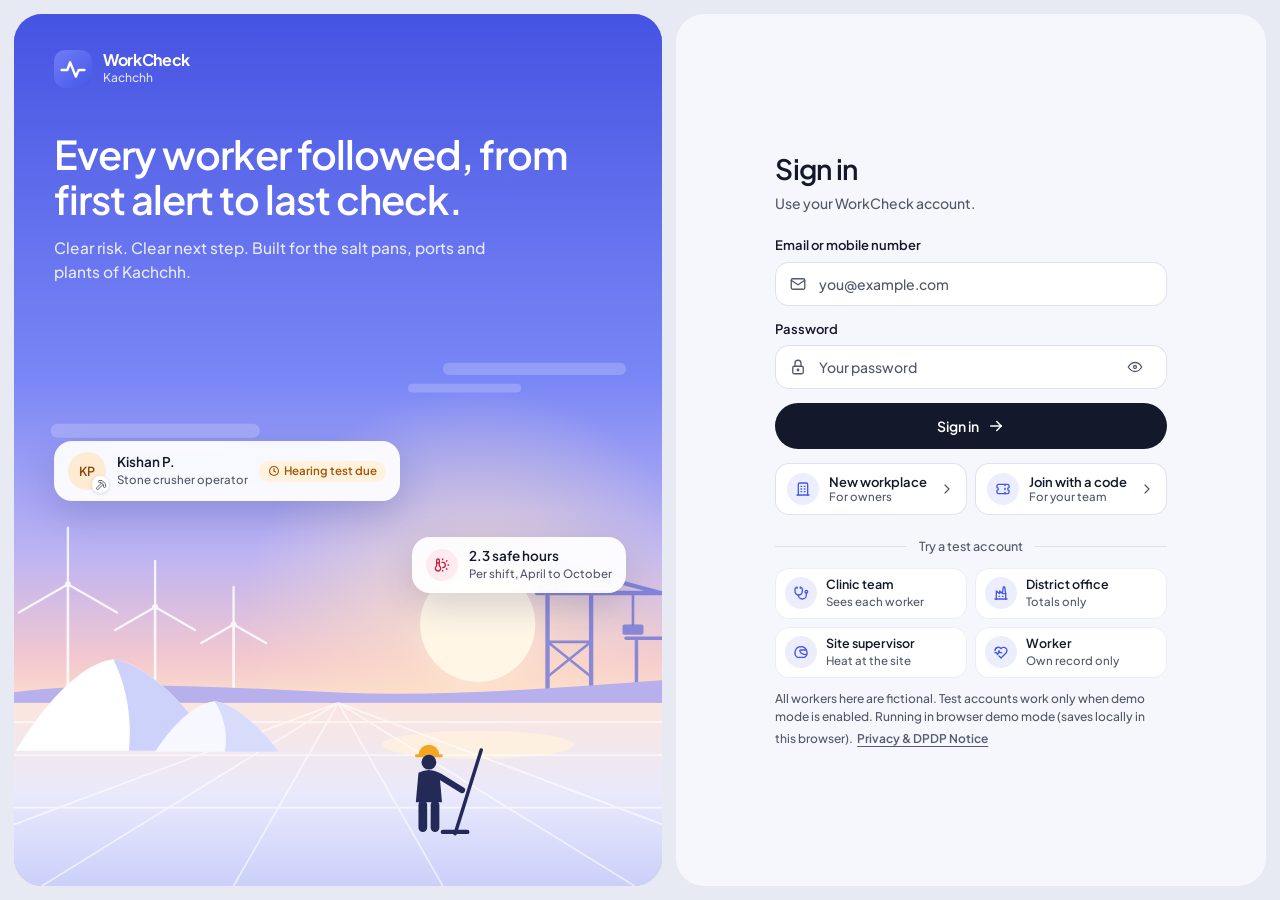
<file: index.html>
<!doctype html>
<html lang="en">
<head>
  <meta charset="utf-8">
  <meta name="viewport" content="width=device-width, initial-scale=1, viewport-fit=cover">
  <meta http-equiv="Content-Security-Policy" content="default-src 'self'; script-src 'self'; style-src 'self' 'unsafe-inline'; img-src 'self' data:; font-src 'self'; connect-src 'self' https://api.open-meteo.com https://air-quality-api.open-meteo.com https://api.postalpincode.in https://router.project-osrm.org; object-src 'none'; base-uri 'self'; form-action 'self'; frame-src https://wokwi.com">
  <meta name="referrer" content="same-origin">
  <title>WorkCheck Kachchh — Occupational Health &amp; Heat Monitoring</title>
  <meta name="description" content="Occupational heat stress (WBGT), air quality, worker symptom reporting, and Kachchh district health facility routing platform.">
  <meta property="og:title" content="WorkCheck Kachchh — Occupational Health &amp; Heat Monitoring">
  <meta property="og:description" content="Real-time heat stress, dust alerts, worker QR health pass, and 108 referral routing across Kachchh worksites.">
  <meta property="og:type" content="website">
  <meta name="theme-color" content="#4656E6">
  <link rel="canonical" href="https://jaypatel29042008-glitch.github.io/WorkCheck-Kachchh-PS000109/">
  <link rel="icon" href="./favicon.svg" type="image/svg+xml">
  <link rel="icon" href="./favicon.ico" sizes="any">
  <link rel="apple-touch-icon" href="./favicon.svg">
  <link rel="manifest" href="./manifest.webmanifest">
  <link rel="preload" href="./assets/fonts/jakarta.woff2" as="font" type="font/woff2" crossorigin>
  <link rel="stylesheet" href="./styles.css">
</head>
<body>
  <a class="skip-link" href="#main">Skip to main content</a>
  <div id="app"></div>
  <div id="tip" class="tip" hidden></div>
  <div id="toast" class="toast" role="status" aria-live="polite" hidden></div>
  <div id="modal-root"></div>
  <script src="./icons.js"></script>
  <script src="./qrcode.js"></script>
  <script src="./js/mock_data.js"></script>
  <script src="./js/demo_runtime.js"></script>
  <script src="./js/core.js"></script>
  <script src="./js/charts.js"></script>
  <script src="./js/login.js"></script>
  <script src="./js/today.js"></script>
  <script src="./js/workers.js"></script>
  <script src="./js/me.js"></script>
  <script src="./js/site.js"></script>
  <script src="./js/heat.js"></script>
  <script src="./js/evidence.js"></script>
  <script src="./js/wokwi.js"></script>
  <script src="./js/facilities.js"></script>
  <script src="./js/checkin.js"></script>
  <script src="./js/onboard.js"></script>
  <script src="./js/dashboard.js"></script>
  <script src="./js/trackers.js"></script>
  <script src="./js/team.js"></script>
  <script src="./js/boot.js"></script>
</body>
</html>
</file>
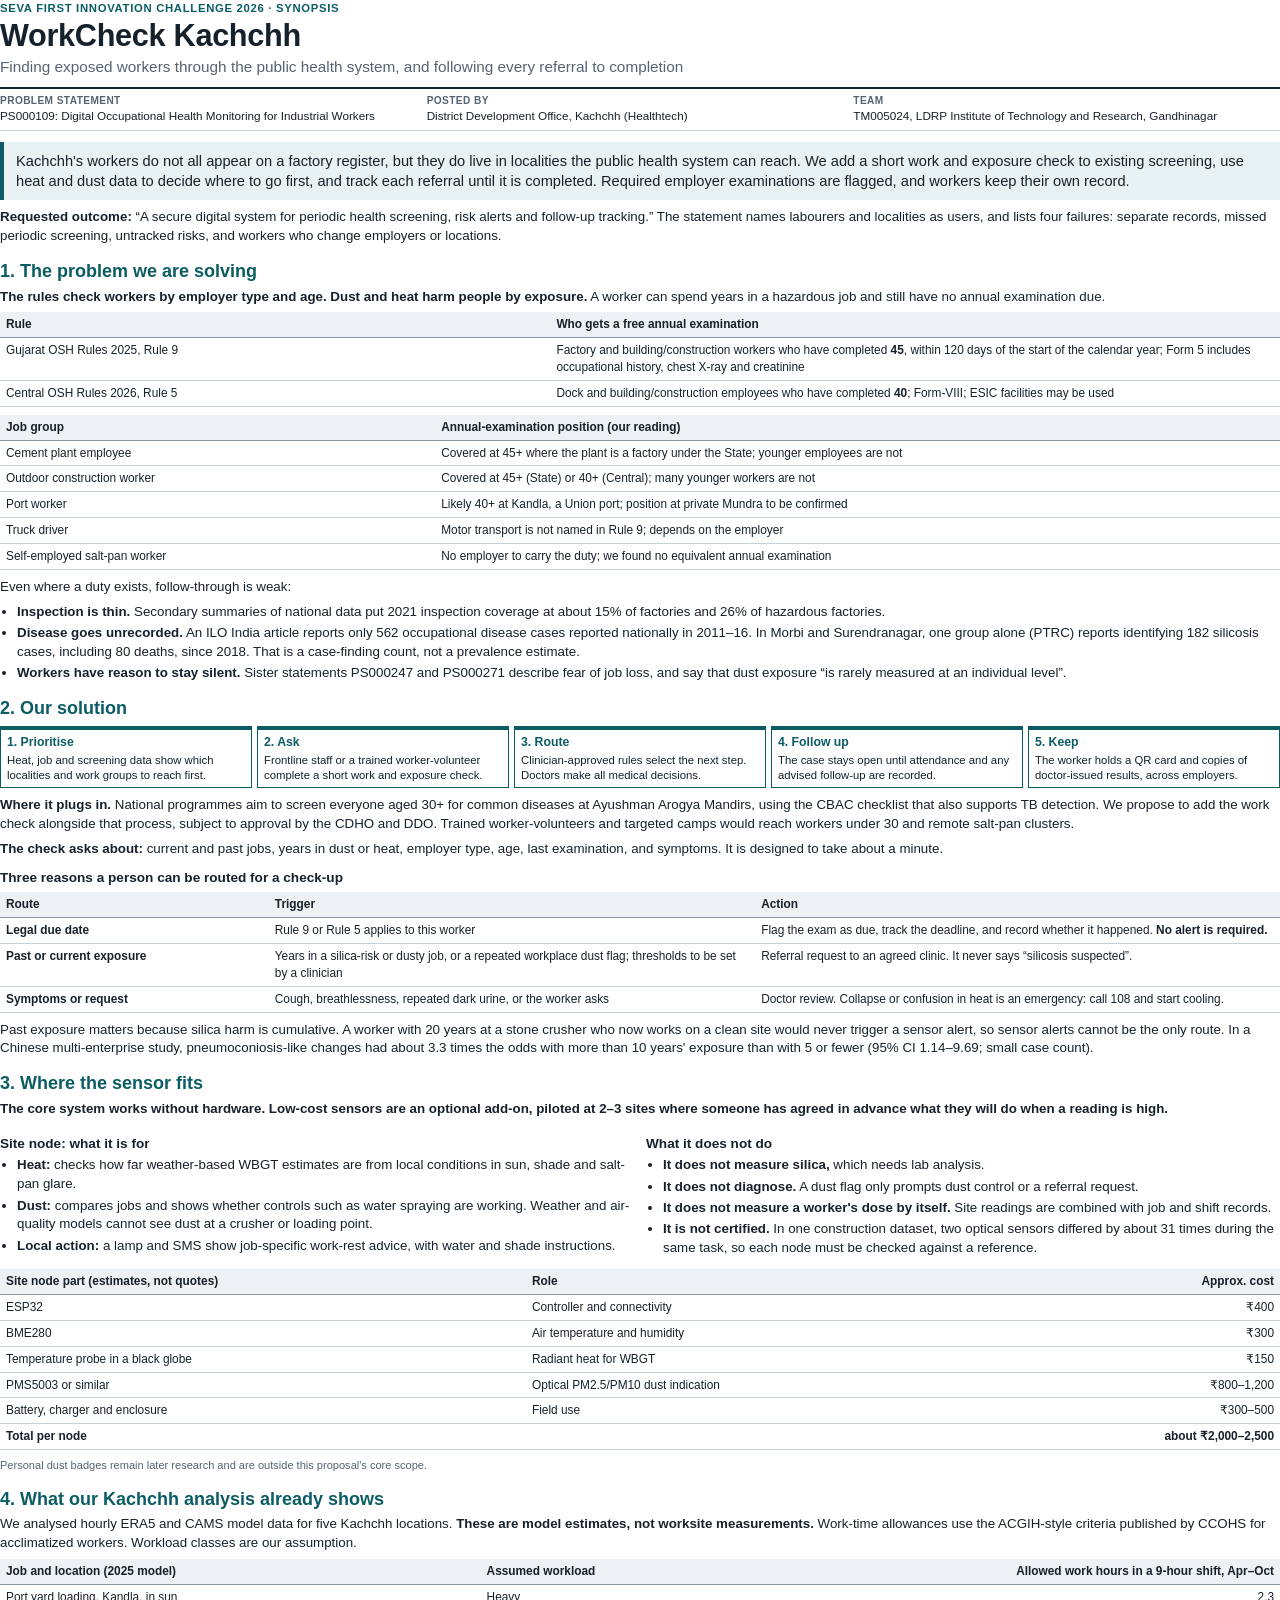
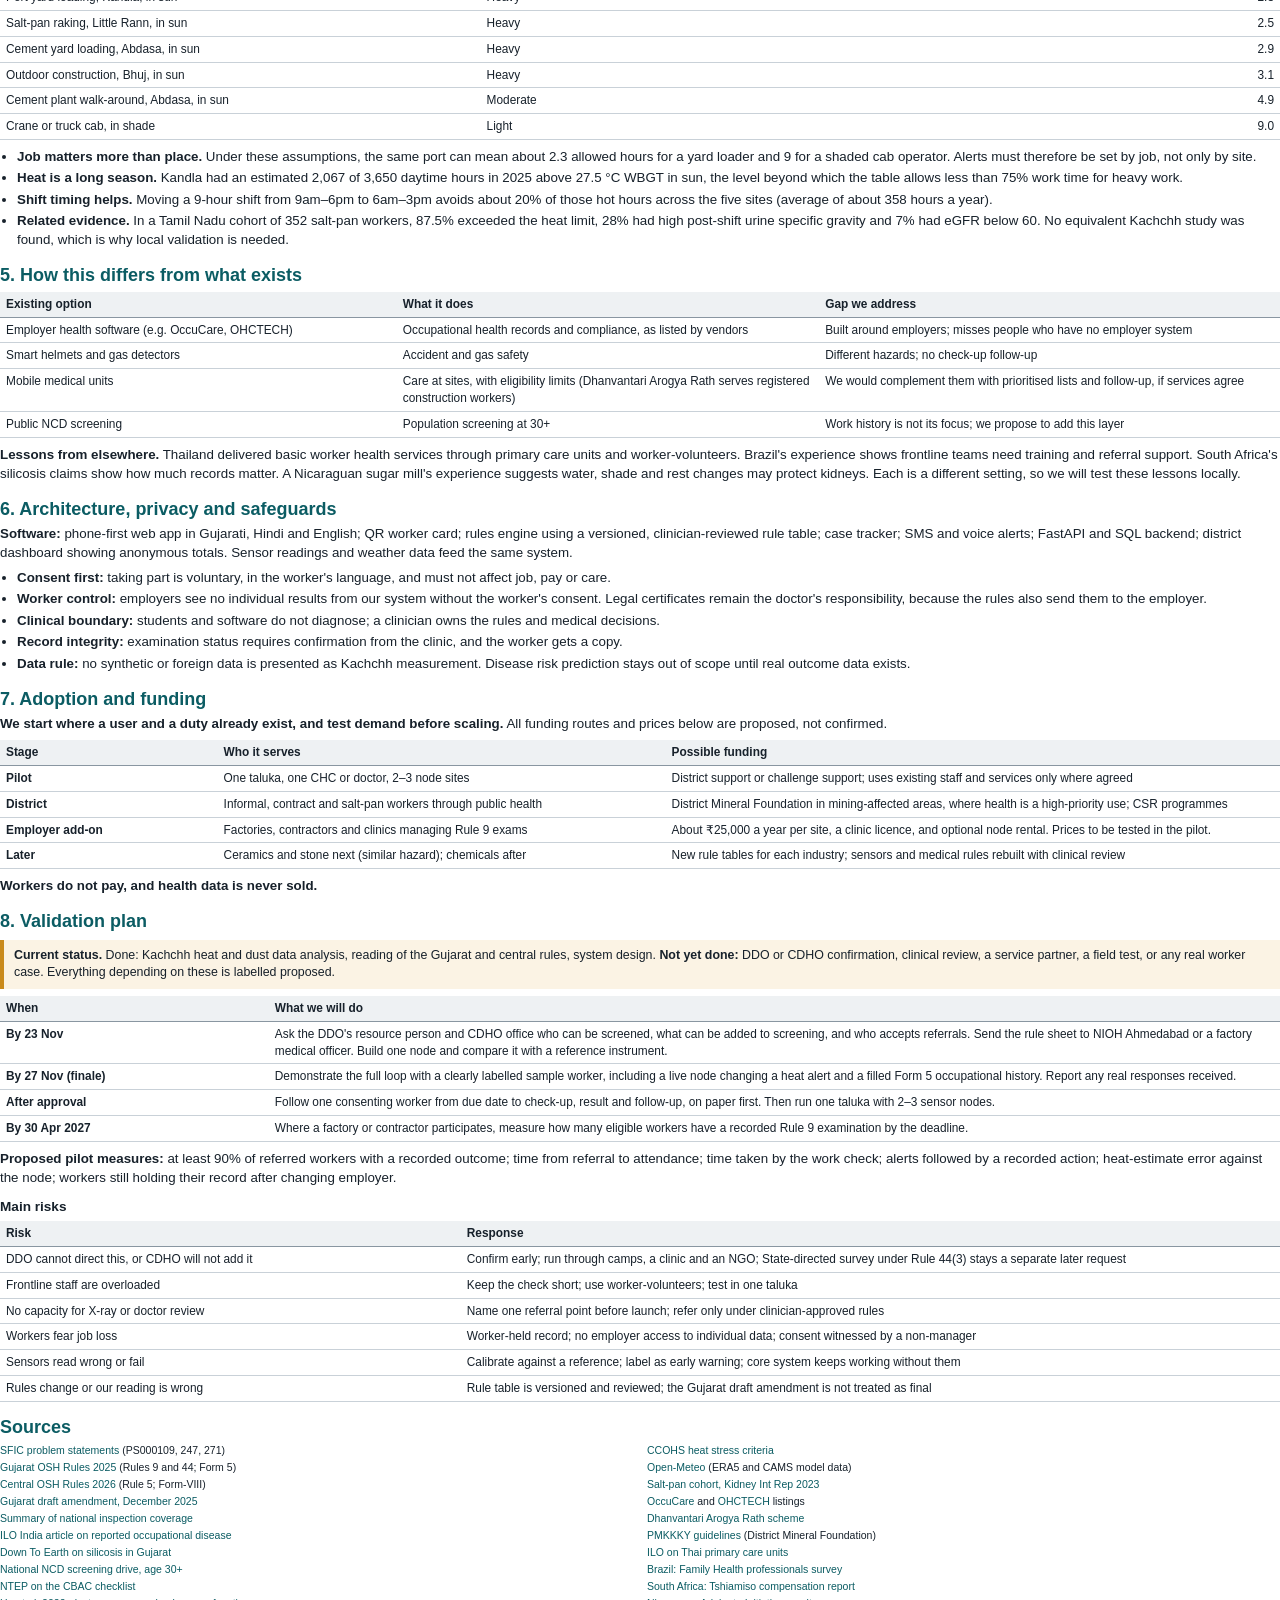
<file: final_synopsis/PS000109_Final_Synopsis.html>
<!doctype html>
<html lang="en">
<head>
<meta charset="utf-8">
<title>PS000109 Synopsis: WorkCheck Kachchh</title>
<style>
@page{size:A4;margin:17mm 16mm 18mm;@bottom-left{content:"PS000109 · WorkCheck Kachchh · Team TM005024";font:8pt Helvetica,Arial,sans-serif;color:#667}@bottom-right{content:"Page " counter(page) " of " counter(pages);font:8pt Helvetica,Arial,sans-serif;color:#667}}
:root{--ink:#17212b;--muted:#566370;--line:#c9d1d8;--accent:#0b5c63;--soft:#e8f2f2;--warm:#fbf3e4;--warmline:#c98a1b}
*{box-sizing:border-box}
html{-webkit-print-color-adjust:exact;print-color-adjust:exact}
body{margin:0;color:var(--ink);background:#fff;font:10pt/1.42 Helvetica,Arial,"Noto Sans",sans-serif}
.eyebrow{font-size:8.5pt;font-weight:700;letter-spacing:.06em;text-transform:uppercase;color:var(--accent);margin:0 0 3px}
h1{font-size:23pt;line-height:1.1;margin:0 0 3px;letter-spacing:-.01em}
.sub{font-size:11.5pt;color:var(--muted);margin:0 0 9px}
.meta{display:grid;grid-template-columns:repeat(3,1fr);gap:0;border-top:2px solid var(--ink);border-bottom:1px solid var(--line);margin-bottom:11px}
.meta div{padding:5px 8px 5px 0;font-size:8.8pt}.meta b{display:block;font-size:7.6pt;text-transform:uppercase;letter-spacing:.04em;color:var(--muted);font-weight:700}
h2{font-size:13.5pt;line-height:1.2;margin:15px 0 5px;color:var(--accent);break-after:avoid}
h3{font-size:10.2pt;margin:9px 0 3px;break-after:avoid}
p{margin:0 0 6px}ul,ol{margin:0 0 6px;padding-left:17px}li{margin-bottom:2.5px}
.pitch{background:var(--soft);border-left:4px solid var(--accent);padding:9px 12px;font-size:11pt;line-height:1.38;margin:0 0 8px;break-inside:avoid}
.note{background:var(--warm);border-left:4px solid var(--warmline);padding:7px 10px;margin:7px 0;font-size:9.3pt;break-inside:avoid}
table{width:100%;border-collapse:collapse;margin:5px 0 8px;font-size:8.9pt;break-inside:avoid}
th{background:#eef1f3;text-align:left;font-weight:700;padding:4px 6px;border-bottom:1.2px solid #8996a1;vertical-align:bottom}
td{padding:4px 6px;border-bottom:.6px solid var(--line);vertical-align:top}
td.n,th.n{text-align:right;font-variant-numeric:tabular-nums;white-space:nowrap}
.loop{display:grid;grid-template-columns:repeat(5,1fr);gap:5px;margin:6px 0 8px;break-inside:avoid}
.step{border:1px solid var(--accent);border-top:4px solid var(--accent);padding:5px 6px;font-size:8.5pt;line-height:1.3}
.step b{display:block;font-size:9.2pt;margin-bottom:2px;color:var(--accent)}
.two{display:grid;grid-template-columns:1fr 1fr;gap:12px;break-inside:avoid}
.tag{display:inline-block;font-size:7.4pt;font-weight:700;padding:1px 5px;border-radius:2px;background:var(--warm);color:#7a5209;white-space:nowrap}
.tag.done{background:var(--soft);color:var(--accent)}
.small{font-size:8.3pt;color:var(--muted)}
.src{font-size:7.9pt;line-height:1.33;columns:2;column-gap:14px}.src p{margin:0 0 3px;break-inside:avoid}
a{color:var(--accent);text-decoration:none}
</style>
</head>
<body>

<p class="eyebrow">Seva First Innovation Challenge 2026 · Synopsis</p>
<h1>WorkCheck Kachchh</h1>
<p class="sub">Finding exposed workers through the public health system, and following every referral to completion</p>
<div class="meta">
<div><b>Problem statement</b>PS000109: Digital Occupational Health Monitoring for Industrial Workers</div>
<div><b>Posted by</b>District Development Office, Kachchh (Healthtech)</div>
<div><b>Team</b>TM005024, LDRP Institute of Technology and Research, Gandhinagar</div>
</div>

<div class="pitch">Kachchh's workers do not all appear on a factory register, but they do live in localities the public health system can reach. We add a short work and exposure check to existing screening, use heat and dust data to decide where to go first, and track each referral until it is completed. Required employer examinations are flagged, and workers keep their own record.</div>

<p><strong>Requested outcome:</strong> “A secure digital system for periodic health screening, risk alerts and follow-up tracking.” The statement names labourers and localities as users, and lists four failures: separate records, missed periodic screening, untracked risks, and workers who change employers or locations.</p>

<h2>1. The problem we are solving</h2>
<p><strong>The rules check workers by employer type and age. Dust and heat harm people by exposure.</strong> A worker can spend years in a hazardous job and still have no annual examination due.</p>
<table>
<tr><th style="width:43%">Rule</th><th>Who gets a free annual examination</th></tr>
<tr><td>Gujarat OSH Rules 2025, Rule 9</td><td>Factory and building/construction workers who have completed <strong>45</strong>, within 120 days of the start of the calendar year; Form 5 includes occupational history, chest X-ray and creatinine</td></tr>
<tr><td>Central OSH Rules 2026, Rule 5</td><td>Dock and building/construction employees who have completed <strong>40</strong>; Form-VIII; ESIC facilities may be used</td></tr>
</table>
<table>
<tr><th style="width:34%">Job group</th><th>Annual-examination position (our reading)</th></tr>
<tr><td>Cement plant employee</td><td>Covered at 45+ where the plant is a factory under the State; younger employees are not</td></tr>
<tr><td>Outdoor construction worker</td><td>Covered at 45+ (State) or 40+ (Central); many younger workers are not</td></tr>
<tr><td>Port worker</td><td>Likely 40+ at Kandla, a Union port; position at private Mundra to be confirmed</td></tr>
<tr><td>Truck driver</td><td>Motor transport is not named in Rule 9; depends on the employer</td></tr>
<tr><td>Self-employed salt-pan worker</td><td>No employer to carry the duty; we found no equivalent annual examination</td></tr>
</table>
<p>Even where a duty exists, follow-through is weak:</p>
<ul>
<li><strong>Inspection is thin.</strong> Secondary summaries of national data put 2021 inspection coverage at about 15% of factories and 26% of hazardous factories.</li>
<li><strong>Disease goes unrecorded.</strong> An ILO India article reports only 562 occupational disease cases reported nationally in 2011–16. In Morbi and Surendranagar, one group alone (PTRC) reports identifying 182 silicosis cases, including 80 deaths, since 2018. That is a case-finding count, not a prevalence estimate.</li>
<li><strong>Workers have reason to stay silent.</strong> Sister statements PS000247 and PS000271 describe fear of job loss, and say that dust exposure “is rarely measured at an individual level”.</li>
</ul>

<h2>2. Our solution</h2>
<div class="loop">
<div class="step"><b>1. Prioritise</b>Heat, job and screening data show which localities and work groups to reach first.</div>
<div class="step"><b>2. Ask</b>Frontline staff or a trained worker-volunteer complete a short work and exposure check.</div>
<div class="step"><b>3. Route</b>Clinician-approved rules select the next step. Doctors make all medical decisions.</div>
<div class="step"><b>4. Follow up</b>The case stays open until attendance and any advised follow-up are recorded.</div>
<div class="step"><b>5. Keep</b>The worker holds a QR card and copies of doctor-issued results, across employers.</div>
</div>
<p><strong>Where it plugs in.</strong> National programmes aim to screen everyone aged 30+ for common diseases at Ayushman Arogya Mandirs, using the CBAC checklist that also supports TB detection. We propose to add the work check alongside that process, subject to approval by the CDHO and DDO. Trained worker-volunteers and targeted camps would reach workers under 30 and remote salt-pan clusters.</p>
<p><strong>The check asks about:</strong> current and past jobs, years in dust or heat, employer type, age, last examination, and symptoms. It is designed to take about a minute.</p>
<h3>Three reasons a person can be routed for a check-up</h3>
<table>
<tr><th style="width:21%">Route</th><th style="width:38%">Trigger</th><th>Action</th></tr>
<tr><td><strong>Legal due date</strong></td><td>Rule 9 or Rule 5 applies to this worker</td><td>Flag the exam as due, track the deadline, and record whether it happened. <strong>No alert is required.</strong></td></tr>
<tr><td><strong>Past or current exposure</strong></td><td>Years in a silica-risk or dusty job, or a repeated workplace dust flag; thresholds to be set by a clinician</td><td>Referral request to an agreed clinic. It never says “silicosis suspected”.</td></tr>
<tr><td><strong>Symptoms or request</strong></td><td>Cough, breathlessness, repeated dark urine, or the worker asks</td><td>Doctor review. Collapse or confusion in heat is an emergency: call 108 and start cooling.</td></tr>
</table>
<p>Past exposure matters because silica harm is cumulative. A worker with 20 years at a stone crusher who now works on a clean site would never trigger a sensor alert, so sensor alerts cannot be the only route. In a Chinese multi-enterprise study, pneumoconiosis-like changes had about 3.3 times the odds with more than 10 years' exposure than with 5 or fewer (95% CI 1.14–9.69; small case count).</p>

<h2>3. Where the sensor fits</h2>
<p><strong>The core system works without hardware. Low-cost sensors are an optional add-on, piloted at 2–3 sites where someone has agreed in advance what they will do when a reading is high.</strong></p>
<div class="two">
<div>
<h3>Site node: what it is for</h3>
<ul>
<li><strong>Heat:</strong> checks how far weather-based WBGT estimates are from local conditions in sun, shade and salt-pan glare.</li>
<li><strong>Dust:</strong> compares jobs and shows whether controls such as water spraying are working. Weather and air-quality models cannot see dust at a crusher or loading point.</li>
<li><strong>Local action:</strong> a lamp and SMS show job-specific work-rest advice, with water and shade instructions.</li>
</ul>
</div>
<div>
<h3>What it does not do</h3>
<ul>
<li><strong>It does not measure silica,</strong> which needs lab analysis.</li>
<li><strong>It does not diagnose.</strong> A dust flag only prompts dust control or a referral request.</li>
<li><strong>It does not measure a worker's dose by itself.</strong> Site readings are combined with job and shift records.</li>
<li><strong>It is not certified.</strong> In one construction dataset, two optical sensors differed by about 31 times during the same task, so each node must be checked against a reference.</li>
</ul>
</div>
</div>
<table>
<tr><th>Site node part (estimates, not quotes)</th><th>Role</th><th class="n">Approx. cost</th></tr>
<tr><td>ESP32</td><td>Controller and connectivity</td><td class="n">₹400</td></tr>
<tr><td>BME280</td><td>Air temperature and humidity</td><td class="n">₹300</td></tr>
<tr><td>Temperature probe in a black globe</td><td>Radiant heat for WBGT</td><td class="n">₹150</td></tr>
<tr><td>PMS5003 or similar</td><td>Optical PM2.5/PM10 dust indication</td><td class="n">₹800–1,200</td></tr>
<tr><td>Battery, charger and enclosure</td><td>Field use</td><td class="n">₹300–500</td></tr>
<tr><td><strong>Total per node</strong></td><td></td><td class="n"><strong>about ₹2,000–2,500</strong></td></tr>
</table>
<p class="small">Personal dust badges remain later research and are outside this proposal's core scope.</p>

<h2>4. What our Kachchh analysis already shows</h2>
<p>We analysed hourly ERA5 and CAMS model data for five Kachchh locations. <strong>These are model estimates, not worksite measurements.</strong> Work-time allowances use the ACGIH-style criteria published by CCOHS for acclimatized workers. Workload classes are our assumption.</p>
<table>
<tr><th>Job and location (2025 model)</th><th>Assumed workload</th><th class="n">Allowed work hours in a 9-hour shift, Apr–Oct</th></tr>
<tr><td>Port yard loading, Kandla, in sun</td><td>Heavy</td><td class="n">2.3</td></tr>
<tr><td>Salt-pan raking, Little Rann, in sun</td><td>Heavy</td><td class="n">2.5</td></tr>
<tr><td>Cement yard loading, Abdasa, in sun</td><td>Heavy</td><td class="n">2.9</td></tr>
<tr><td>Outdoor construction, Bhuj, in sun</td><td>Heavy</td><td class="n">3.1</td></tr>
<tr><td>Cement plant walk-around, Abdasa, in sun</td><td>Moderate</td><td class="n">4.9</td></tr>
<tr><td>Crane or truck cab, in shade</td><td>Light</td><td class="n">9.0</td></tr>
</table>
<ul>
<li><strong>Job matters more than place.</strong> Under these assumptions, the same port can mean about 2.3 allowed hours for a yard loader and 9 for a shaded cab operator. Alerts must therefore be set by job, not only by site.</li>
<li><strong>Heat is a long season.</strong> Kandla had an estimated 2,067 of 3,650 daytime hours in 2025 above 27.5 °C WBGT in sun, the level beyond which the table allows less than 75% work time for heavy work.</li>
<li><strong>Shift timing helps.</strong> Moving a 9-hour shift from 9am–6pm to 6am–3pm avoids about 20% of those hot hours across the five sites (average of about 358 hours a year).</li>
<li><strong>Related evidence.</strong> In a Tamil Nadu cohort of 352 salt-pan workers, 87.5% exceeded the heat limit, 28% had high post-shift urine specific gravity and 7% had eGFR below 60. No equivalent Kachchh study was found, which is why local validation is needed.</li>
</ul>

<h2>5. How this differs from what exists</h2>
<table>
<tr><th style="width:31%">Existing option</th><th style="width:33%">What it does</th><th>Gap we address</th></tr>
<tr><td>Employer health software (e.g. OccuCare, OHCTECH)</td><td>Occupational health records and compliance, as listed by vendors</td><td>Built around employers; misses people who have no employer system</td></tr>
<tr><td>Smart helmets and gas detectors</td><td>Accident and gas safety</td><td>Different hazards; no check-up follow-up</td></tr>
<tr><td>Mobile medical units</td><td>Care at sites, with eligibility limits (Dhanvantari Arogya Rath serves registered construction workers)</td><td>We would complement them with prioritised lists and follow-up, if services agree</td></tr>
<tr><td>Public NCD screening</td><td>Population screening at 30+</td><td>Work history is not its focus; we propose to add this layer</td></tr>
</table>
<p><strong>Lessons from elsewhere.</strong> Thailand delivered basic worker health services through primary care units and worker-volunteers. Brazil's experience shows frontline teams need training and referral support. South Africa's silicosis claims show how much records matter. A Nicaraguan sugar mill's experience suggests water, shade and rest changes may protect kidneys. Each is a different setting, so we will test these lessons locally.</p>

<h2>6. Architecture, privacy and safeguards</h2>
<p><strong>Software:</strong> phone-first web app in Gujarati, Hindi and English; QR worker card; rules engine using a versioned, clinician-reviewed rule table; case tracker; SMS and voice alerts; FastAPI and SQL backend; district dashboard showing anonymous totals. Sensor readings and weather data feed the same system.</p>
<ul>
<li><strong>Consent first:</strong> taking part is voluntary, in the worker's language, and must not affect job, pay or care.</li>
<li><strong>Worker control:</strong> employers see no individual results from our system without the worker's consent. Legal certificates remain the doctor's responsibility, because the rules also send them to the employer.</li>
<li><strong>Clinical boundary:</strong> students and software do not diagnose; a clinician owns the rules and medical decisions.</li>
<li><strong>Record integrity:</strong> examination status requires confirmation from the clinic, and the worker gets a copy.</li>
<li><strong>Data rule:</strong> no synthetic or foreign data is presented as Kachchh measurement. Disease risk prediction stays out of scope until real outcome data exists.</li>
</ul>

<h2>7. Adoption and funding</h2>
<p><strong>We start where a user and a duty already exist, and test demand before scaling.</strong> All funding routes and prices below are proposed, not confirmed.</p>
<table>
<tr><th style="width:17%">Stage</th><th style="width:35%">Who it serves</th><th>Possible funding</th></tr>
<tr><td><strong>Pilot</strong></td><td>One taluka, one CHC or doctor, 2–3 node sites</td><td>District support or challenge support; uses existing staff and services only where agreed</td></tr>
<tr><td><strong>District</strong></td><td>Informal, contract and salt-pan workers through public health</td><td>District Mineral Foundation in mining-affected areas, where health is a high-priority use; CSR programmes</td></tr>
<tr><td><strong>Employer add-on</strong></td><td>Factories, contractors and clinics managing Rule 9 exams</td><td>About ₹25,000 a year per site, a clinic licence, and optional node rental. Prices to be tested in the pilot.</td></tr>
<tr><td><strong>Later</strong></td><td>Ceramics and stone next (similar hazard); chemicals after</td><td>New rule tables for each industry; sensors and medical rules rebuilt with clinical review</td></tr>
</table>
<p><strong>Workers do not pay, and health data is never sold.</strong></p>

<h2>8. Validation plan</h2>
<div class="note"><strong>Current status.</strong> Done: Kachchh heat and dust data analysis, reading of the Gujarat and central rules, system design. <strong>Not yet done:</strong> DDO or CDHO confirmation, clinical review, a service partner, a field test, or any real worker case. Everything depending on these is labelled proposed.</div>
<table>
<tr><th style="width:21%">When</th><th>What we will do</th></tr>
<tr><td><strong>By 23 Nov</strong></td><td>Ask the DDO's resource person and CDHO office who can be screened, what can be added to screening, and who accepts referrals. Send the rule sheet to NIOH Ahmedabad or a factory medical officer. Build one node and compare it with a reference instrument.</td></tr>
<tr><td><strong>By 27 Nov (finale)</strong></td><td>Demonstrate the full loop with a clearly labelled sample worker, including a live node changing a heat alert and a filled Form 5 occupational history. Report any real responses received.</td></tr>
<tr><td><strong>After approval</strong></td><td>Follow one consenting worker from due date to check-up, result and follow-up, on paper first. Then run one taluka with 2–3 sensor nodes.</td></tr>
<tr><td><strong>By 30 Apr 2027</strong></td><td>Where a factory or contractor participates, measure how many eligible workers have a recorded Rule 9 examination by the deadline.</td></tr>
</table>
<p><strong>Proposed pilot measures:</strong> at least 90% of referred workers with a recorded outcome; time from referral to attendance; time taken by the work check; alerts followed by a recorded action; heat-estimate error against the node; workers still holding their record after changing employer.</p>

<h3>Main risks</h3>
<table>
<tr><th style="width:36%">Risk</th><th>Response</th></tr>
<tr><td>DDO cannot direct this, or CDHO will not add it</td><td>Confirm early; run through camps, a clinic and an NGO; State-directed survey under Rule 44(3) stays a separate later request</td></tr>
<tr><td>Frontline staff are overloaded</td><td>Keep the check short; use worker-volunteers; test in one taluka</td></tr>
<tr><td>No capacity for X-ray or doctor review</td><td>Name one referral point before launch; refer only under clinician-approved rules</td></tr>
<tr><td>Workers fear job loss</td><td>Worker-held record; no employer access to individual data; consent witnessed by a non-manager</td></tr>
<tr><td>Sensors read wrong or fail</td><td>Calibrate against a reference; label as early warning; core system keeps working without them</td></tr>
<tr><td>Rules change or our reading is wrong</td><td>Rule table is versioned and reviewed; the Gujarat draft amendment is not treated as final</td></tr>
</table>

<h2>Sources</h2>
<div class="src">
<p><a href="https://sfic.co.in/problem_statement.php">SFIC problem statements</a> (PS000109, 247, 271)</p>
<p><a href="https://col.gujarat.gov.in/Portal/Document/3_3124_1_Gujaratrules_3_24062026.pdf">Gujarat OSH Rules 2025</a> (Rules 9 and 44; Form 5)</p>
<p><a href="https://www.labour.gov.in/static/uploads/2026/05/ee246f790cad0b8e99c3828f34fa09a6.pdf">Central OSH Rules 2026</a> (Rule 5; Form-VIII)</p>
<p><a href="https://saralweb.com/state-wise-rules/gujarat/COSHGujarat.pdf">Gujarat draft amendment, December 2025</a></p>
<p><a href="https://pwonlyias.com/editorial-analysis/factory-accidents-in-india/">Summary of national inspection coverage</a></p>
<p><a href="https://india.un.org/en/162707-india-must-seize-opportunity-create-safe-and-healthy-workplace">ILO India article on reported occupational disease</a></p>
<p><a href="https://www.downtoearth.org.in/health/gujarats-silent-epidemic-silicosis-is-killing-workers-while-the-state-looks-away">Down To Earth on silicosis in Gujarat</a></p>
<p><a href="https://medicaldialogues.in/news/health/centre-launches-intensified-ncd-screening-drive-to-achieve-100-pecent-coverage-143672">National NCD screening drive, age 30+</a></p>
<p><a href="https://ntep.in/node/4746">NTEP on the CBAC checklist</a></p>
<p><a href="https://doi.org/10.3390/ijerph191711065">He et al. 2022, dust exposure and pulmonary function</a></p>
<p><a href="https://data.mendeley.com/datasets/wy6shdctsr">Mendeley construction PM dataset</a></p>
<p><a href="https://www.ccohs.ca/oshanswers/phys_agents/heat/CCOHS_heat_control.pdf">CCOHS heat stress criteria</a></p>
<p><a href="https://open-meteo.com/">Open-Meteo</a> (ERA5 and CAMS model data)</p>
<p><a href="https://pmc.ncbi.nlm.nih.gov/articles/PMC10334398">Salt-pan cohort, Kidney Int Rep 2023</a></p>
<p><a href="https://www.capterra.in/software/206423/occucare">OccuCare</a> and <a href="https://www.techjockey.com/detail/ohctech">OHCTECH</a> listings</p>
<p><a href="https://myscheme.gov.in/schemes/darygbocwwb">Dhanvantari Arogya Rath scheme</a></p>
<p><a href="https://dmf.goa.gov.in/wp-content/uploads/2025/06/PMKKKY-Guidelines-2015.pdf">PMKKKY guidelines</a> (District Mineral Foundation)</p>
<p><a href="https://www.ilo.org/publications/promoting-occupational-health-services-workers-informal-economy-through">ILO on Thai primary care units</a></p>
<p><a href="https://www.scielo.br/j/rbso/a/9nFXHMhSSbSSgXTxyHGCcdr/?lang=en">Brazil: Family Health professionals survey</a></p>
<p><a href="https://groundup.news/article/r27-billion-in-compensation-paid-to-sick-mineworkers/">South Africa: Tshiamiso compensation report</a></p>
<p><a href="https://oem.bmj.com/content/77/8/527">Nicaragua: Adelante Initiative results</a></p>
</div>
</body>
</html>
</file>
<file: styles.css>
/* WorkCheck Kachchh. Soft periwinkle canvas, white cards, ink buttons, one clear colour for each status. */
@font-face {
  font-family: "Jakarta";
  src: url(assets/fonts/jakarta.woff2) format("woff2");
  font-weight: 200 800;
  font-display: swap
}

@font-face {
  font-family: "NotoGu";
  src: url(assets/fonts/gujarati-400.woff2) format("woff2");
  font-weight: 400 500;
  unicode-range: U+0A80-0AFF, U+200C-200D;
  font-display: swap
}

@font-face {
  font-family: "NotoGu";
  src: url(assets/fonts/gujarati-600.woff2) format("woff2");
  font-weight: 600 800;
  unicode-range: U+0A80-0AFF, U+200C-200D;
  font-display: swap
}

@font-face {
  font-family: "NotoDe";
  src: url(assets/fonts/devanagari-400.woff2) format("woff2");
  font-weight: 400 500;
  unicode-range: U+0900-097F, U+200C-200D;
  font-display: swap
}

@font-face {
  font-family: "NotoDe";
  src: url(assets/fonts/devanagari-600.woff2) format("woff2");
  font-weight: 600 800;
  unicode-range: U+0900-097F, U+200C-200D;
  font-display: swap
}

:root {
  --canvas: #E7E9F3;
  --app: #F6F7FC;
  --card: #fff;
  --ink: #14182B;
  --ink-2: #565C72;
  --ink-3: #52576B;
  --line: #ECEEF5;
  --line-2: #DFE2EE;
  --accent: #4656E6;
  --accent-2: #8E99F7;
  --accent-soft: #ECEEFE;
  --action: #C8233F;
  --action-bg: #FDEBEF;
  --due: #A35500;
  --due-bg: #FFF3E0;
  --watch: #4A5BE3;
  --watch-bg: #ECEEFE;
  --clear: #0E7A50;
  --clear-bg: #E4F7EE;
  --none: #6B7186;
  --none-bg: #F0F1F7;
  --shadow: 0 1px 2px rgba(23, 28, 66, .04), 0 6px 24px rgba(23, 28, 66, .05);
  --shadow-lg: 0 16px 56px rgba(23, 28, 66, .18);
  --font: "Jakarta", "NotoGu", "NotoDe", system-ui, -apple-system, "Segoe UI", sans-serif;
}

* {
  box-sizing: border-box
}

html,
body {
  margin: 0;
  height: 100%
}

body {
  background: var(--canvas);
  color: var(--ink);
  font: 500 14px/1.5 var(--font);
  -webkit-font-smoothing: antialiased;
  text-rendering: optimizeLegibility
}

h1,
h2,
h3,
p {
  margin: 0
}

h1 {
  font-size: 26px;
  font-weight: 600;
  letter-spacing: -.02em;
  line-height: 1.2
}

h2 {
  font-size: 16px;
  font-weight: 600;
  letter-spacing: -.01em
}

h3 {
  font-size: 15px;
  font-weight: 600
}

a {
  color: inherit
}

button,
input,
select,
textarea {
  font: inherit;
  color: inherit
}

small {
  font-size: 12.5px
}

.ic {
  flex: none;
  display: block
}

.sr {
  position: absolute;
  width: 1px;
  height: 1px;
  overflow: hidden;
  clip-path: inset(50%)
}

:focus-visible {
  outline: 2px solid var(--accent);
  outline-offset: 2px;
  border-radius: 8px
}

code {
  font: 500 12.5px/1.5 ui-monospace, SFMono-Regular, Menlo, monospace;
  background: var(--accent-soft);
  padding: 1px 6px;
  border-radius: 6px
}

/* Tones */
.t-action {
  color: var(--action)
}

.t-due {
  color: var(--due)
}

.t-watch {
  color: var(--watch)
}

.t-clear {
  color: var(--clear)
}

.t-none {
  color: var(--none)
}

.bg-action {
  background: var(--action-bg)
}

.bg-due {
  background: var(--due-bg)
}

.bg-watch {
  background: var(--watch-bg)
}

.bg-clear {
  background: var(--clear-bg)
}

.bg-none {
  background: var(--none-bg)
}

.bg-indigo {
  background: var(--accent-soft);
  color: var(--accent)
}

.pill {
  display: inline-flex;
  align-items: center;
  gap: 6px;
  padding: 5px 11px;
  border-radius: 999px;
  font-size: 12.5px;
  font-weight: 600;
  white-space: nowrap;
  line-height: 1.3
}

.pill.sm {
  padding: 3px 9px;
  font-size: 11.5px;
  gap: 4px
}

.pill.action {
  background: var(--action-bg);
  color: var(--action)
}

.pill.due {
  background: var(--due-bg);
  color: var(--due)
}

.pill.watch {
  background: var(--watch-bg);
  color: var(--watch)
}

.pill.clear {
  background: var(--clear-bg);
  color: var(--clear)
}

.pill.none {
  background: var(--none-bg);
  color: var(--ink-2)
}

.round {
  width: 38px;
  height: 38px;
  border-radius: 50%;
  background: #fff;
  display: grid;
  place-items: center;
  flex: none
}

.round.sm {
  width: 32px;
  height: 32px
}

.round.xs {
  width: 26px;
  height: 26px
}

.round.bg-action {
  background: var(--action-bg)
}

.round.bg-due {
  background: var(--due-bg)
}

.round.bg-watch {
  background: var(--watch-bg)
}

.round.bg-clear {
  background: var(--clear-bg)
}

.round.bg-none {
  background: var(--none-bg)
}

.round.bg-indigo {
  background: var(--accent-soft)
}

.tag {
  display: inline-flex;
  align-items: center;
  gap: 4px;
  font-size: 11.5px;
  font-weight: 600;
  color: var(--ink-3);
  background: var(--none-bg);
  padding: 2px 8px;
  border-radius: 7px
}

/* Buttons and inputs */
.btn {
  height: 40px;
  padding: 0 17px;
  border: 0;
  border-radius: 999px;
  display: inline-flex;
  align-items: center;
  justify-content: center;
  gap: 8px;
  font-weight: 600;
  font-size: 14px;
  cursor: pointer;
  text-decoration: none;
  white-space: nowrap;
  transition: transform .12s, box-shadow .12s, background .12s
}

.btn:active {
  transform: scale(.98)
}

.btn-ink {
  background: var(--ink);
  color: #fff
}

.btn-ink:hover {
  background: #2A3050
}

.btn-ghost {
  background: #fff;
  box-shadow: inset 0 0 0 1px var(--line-2)
}

.btn-ghost:hover {
  background: var(--app)
}

.btn-danger {
  background: var(--action);
  color: #fff
}

.btn-danger:hover {
  background: #A91A32
}

.btn-full {
  width: 100%;
  height: 46px
}

.btn-sm {
  height: 32px;
  padding: 0 13px;
  font-size: 12.5px;
  gap: 5px
}

.btn:disabled {
  opacity: .55;
  cursor: default
}

.icon-btn {
  width: 36px;
  height: 36px;
  border: 0;
  border-radius: 50%;
  background: transparent;
  display: grid;
  place-items: center;
  cursor: pointer;
  color: var(--ink-2)
}

.icon-btn:hover {
  background: var(--none-bg);
  color: var(--ink)
}

.input {
  display: flex;
  align-items: center;
  gap: 10px;
  height: 44px;
  padding: 0 14px;
  background: #fff;
  border-radius: 14px;
  box-shadow: inset 0 0 0 1px var(--line-2);
  color: var(--ink-3)
}

.input:focus-within {
  box-shadow: inset 0 0 0 1.5px var(--accent)
}

.input input {
  flex: 1;
  min-width: 0;
  border: 0;
  outline: 0;
  background: none;
  color: var(--ink);
  height: 100%
}

.input input::placeholder,
textarea::placeholder {
  color: var(--ink-3)
}

.select {
  position: relative;
  display: inline-flex;
  align-items: center;
  height: 38px;
  background: #fff;
  border-radius: 999px;
  box-shadow: inset 0 0 0 1px var(--line-2);
  max-width: 100%
}

.select select,
.select input {
  appearance: none;
  -webkit-appearance: none;
  border: 0;
  background: none;
  height: 100%;
  padding: 0 34px 0 14px;
  font-weight: 600;
  font-size: 13px;
  outline: 0;
  cursor: pointer;
  max-width: 100%;
  min-width: 0;
  text-overflow: ellipsis
}

.select input {
  padding-right: 12px
}

.select .ic {
  position: absolute;
  right: 12px;
  pointer-events: none;
  color: var(--ink-3)
}

.select.wide {
  display: flex;
  height: 44px;
  border-radius: 14px
}

.select.wide select {
  width: 100%
}

.seg {
  display: inline-flex;
  padding: 3px;
  background: var(--none-bg);
  border-radius: 999px;
  gap: 2px;
  max-width: 100%;
  overflow-x: auto;
  scrollbar-width: none
}

.seg button {
  border: 0;
  background: none;
  padding: 7px 14px;
  border-radius: 999px;
  font-weight: 600;
  font-size: 13px;
  color: var(--ink-2);
  cursor: pointer;
  white-space: nowrap
}

.seg button.on {
  background: #fff;
  color: var(--ink);
  box-shadow: 0 1px 3px rgba(23, 28, 66, .12)
}

.fpill {
  border: 0;
  background: #fff;
  box-shadow: inset 0 0 0 1px var(--line-2);
  padding: 5px 11px;
  border-radius: 999px;
  font-weight: 600;
  font-size: 12.5px;
  color: var(--ink-2);
  cursor: pointer;
  white-space: nowrap
}

.fpill span {
  color: var(--ink-3);
  font-weight: 500;
  margin-left: 2px
}

.fpill.on {
  background: var(--ink);
  color: #fff;
  box-shadow: none
}

.fpill.on span {
  color: #C9CDE0
}

.link {
  display: inline-flex;
  align-items: center;
  gap: 6px;
  font-weight: 600;
  font-size: 13px;
  color: var(--accent);
  text-decoration: none;
  margin-top: 14px
}

.link:hover {
  text-decoration: underline
}

.field {
  display: block;
  margin: 0 0 14px;
  border: 0;
  padding: 0
}

.field>span:first-child,
.field legend {
  display: block;
  font-weight: 600;
  font-size: 13px;
  margin-bottom: 6px;
  padding: 0
}

.field>.input,
.field>.select {
  margin: 0;
  font-weight: 500;
  font-size: 14px
}

textarea {
  width: 100%;
  border: 0;
  border-radius: 14px;
  padding: 11px 14px;
  box-shadow: inset 0 0 0 1px var(--line-2);
  outline: 0;
  resize: vertical;
  background: #fff
}

textarea:focus {
  box-shadow: inset 0 0 0 1.5px var(--accent)
}

.form-error {
  color: var(--action);
  background: var(--action-bg);
  padding: 9px 13px;
  border-radius: 12px;
  font-size: 13px;
  margin-bottom: 12px
}

.fine {
  font-size: 12px;
  color: var(--ink-3);
  line-height: 1.5;
  margin-top: 12px
}

.fine.center {
  text-align: center;
  display: flex;
  gap: 6px;
  justify-content: center;
  align-items: flex-start
}

.sub {
  color: var(--ink-3);
  font-size: 13px;
  line-height: 1.5
}

/* App frame */
#app {
  min-height: 100vh
}

.frame {
  display: grid;
  grid-template-columns: 228px minmax(0, 1fr);
  height: calc(100vh - 28px);
  margin: 14px;
  background: var(--app);
  border-radius: 28px;
  overflow: hidden;
  box-shadow: 0 10px 50px rgba(23, 28, 66, .07)
}

.side {
  display: flex;
  flex-direction: column;
  padding: 24px 14px 16px;
  gap: 26px;
  min-height: 0;
  border-right: 1px solid var(--line)
}

.logo {
  display: flex;
  align-items: center;
  gap: 11px;
  padding: 0 8px
}

.logo b {
  display: block;
  font-size: 16px;
  font-weight: 700;
  letter-spacing: -.02em;
  line-height: 1.15
}

.logo span {
  display: block;
  font-size: 12px;
  color: var(--ink-3)
}

.side nav {
  display: flex;
  flex-direction: column;
  gap: 4px;
  flex: 1
}

.side nav a {
  display: flex;
  align-items: center;
  gap: 12px;
  padding: 11px 14px;
  border-radius: 14px;
  text-decoration: none;
  font-weight: 600;
  color: var(--ink-2);
  transition: background .12s
}

.side nav a:hover {
  background: #fff;
  color: var(--ink)
}

.side nav a[aria-current] {
  background: var(--ink);
  color: #fff
}

.side-user {
  display: flex;
  align-items: center;
  gap: 10px;
  padding: 10px 8px;
  border-top: 1px solid var(--line)
}

.side-user .av {
  width: 36px;
  height: 36px;
  font-size: 12.5px
}

.side-user-text {
  flex: 1;
  min-width: 0
}

.side-user b {
  display: block;
  font-size: 13px;
  font-weight: 600;
  white-space: nowrap;
  overflow: hidden;
  text-overflow: ellipsis
}

.side-user-text span {
  display: block;
  font-size: 11.5px;
  color: var(--ink-3)
}

.main {
  overflow-y: auto;
  padding: 28px 30px 40px;
  min-width: 0;
  scroll-behavior: smooth
}

.main.flush {
  padding: 0;
  overflow: hidden
}

#view {
  animation: rise .28s ease
}

@keyframes rise {
  from {
    opacity: 0;
    transform: translateY(6px)
  }

  to {
    opacity: 1;
    transform: none
  }
}

.page-head {
  display: flex;
  justify-content: space-between;
  align-items: flex-start;
  gap: 16px;
  margin-bottom: 22px;
  flex-wrap: wrap
}

.page-head>div:first-child {
  min-width: 0;
  flex: 1 1 320px
}

.lead {
  color: var(--ink-2);
  font-size: 15px;
  margin-top: 5px
}

.lead b {
  color: var(--ink);
  font-weight: 600
}

.head-actions {
  display: flex;
  align-items: center;
  gap: 10px;
  flex-wrap: wrap
}

.rail-grid {
  display: grid;
  grid-template-columns: minmax(0, 1fr) 340px;
  gap: 18px;
  align-items: start
}

.col {
  display: flex;
  flex-direction: column;
  gap: 18px;
  min-width: 0
}

.two {
  display: grid;
  grid-template-columns: repeat(2, minmax(0, 1fr));
  gap: 18px;
  margin-bottom: 18px;
  align-items: stretch
}

.two.wide-left {
  grid-template-columns: minmax(0, 1.5fr) minmax(0, 1fr);
  margin: 18px 0 0
}

.section-gap {
  margin-top: 18px
}

.card {
  background: var(--card);
  border-radius: 24px;
  padding: 22px;
  box-shadow: var(--shadow);
  min-width: 0
}

.card-head {
  display: flex;
  justify-content: space-between;
  align-items: flex-start;
  gap: 12px;
  margin-bottom: 16px;
  flex-wrap: wrap
}

.card-head>div:first-child {
  min-width: 0;
  flex: 1 1 220px
}

.card-head .sub {
  margin-top: 2px
}

/* Tiles */
.tiles4 {
  display: grid;
  grid-template-columns: repeat(4, minmax(0, 1fr));
  gap: 14px
}

.tile {
  display: flex;
  flex-direction: column;
  align-items: flex-start;
  gap: 3px;
  border-radius: 22px;
  padding: 16px;
  text-decoration: none;
  color: inherit;
  transition: transform .15s, box-shadow .15s;
  min-height: 158px
}

a.tile:hover {
  transform: translateY(-3px);
  box-shadow: var(--shadow)
}

.tile.rose {
  background: linear-gradient(155deg, #FBE1E6, #F8EBF1)
}

.tile.amber {
  background: linear-gradient(155deg, #FDEFD9, #FBF2E6)
}

.tile.indigo {
  background: linear-gradient(155deg, #E3E6FC, #EEEFFB)
}

.tile.green {
  background: linear-gradient(155deg, #DBF4E6, #EAF8F1)
}

.tile .round {
  margin-bottom: 9px;
  box-shadow: 0 2px 8px rgba(23, 28, 66, .05)
}

.tile-label {
  font-weight: 600;
  font-size: 13.5px
}

.tile-n {
  font-size: 38px;
  font-weight: 600;
  letter-spacing: -.03em;
  line-height: 1.08;
  font-variant-numeric: tabular-nums
}

.tile-n.big {
  font-size: 42px
}

.tile-hint {
  font-size: 12px;
  color: var(--ink-2);
  line-height: 1.4;
  margin-top: 2px
}

.tile-hint .ic {
  display: inline-block;
  vertical-align: -1px
}

.harm {
  margin-bottom: 18px
}

.harm .tile {
  min-height: 150px;
  gap: 5px
}

.harm .tile-label {
  line-height: 1.35
}

/* Avatars */
.av {
  position: relative;
  width: 44px;
  height: 44px;
  border-radius: 50%;
  display: grid;
  place-items: center;
  font-weight: 600;
  font-size: 14px;
  flex: none;
  letter-spacing: .01em
}

.av i {
  position: absolute;
  right: -3px;
  bottom: -3px;
  width: 20px;
  height: 20px;
  border-radius: 50%;
  background: #fff;
  display: grid;
  place-items: center;
  box-shadow: 0 1px 4px rgba(23, 28, 66, .14);
  color: var(--ink-2)
}

.av.lg {
  width: 64px;
  height: 64px;
  font-size: 20px
}

.av.lg i {
  width: 26px;
  height: 26px
}

.av0 {
  background: #FBE1E6;
  color: #94263F
}

.av1 {
  background: #FDEBD3;
  color: #8A4B06
}

.av2 {
  background: #E0E4FC;
  color: #3341B4
}

.av3 {
  background: #D9F3E5;
  color: #116B47
}

.av4 {
  background: #D8EEF6;
  color: #14607C
}

.av5 {
  background: #EEE2FA;
  color: #6A3AA3
}

/* Chart bits */
.chart svg {
  display: block;
  overflow: visible
}

.grid {
  stroke: var(--line);
  stroke-width: 1
}

.axis {
  font-size: 11px;
  fill: var(--ink-3);
  font-weight: 500
}

.direct {
  font-size: 12px;
  font-weight: 600;
  fill: var(--ink-2)
}

.cross {
  stroke: var(--line-2);
  stroke-width: 1.5
}

.legend {
  display: flex;
  flex-wrap: wrap;
  gap: 6px 16px;
  margin-top: 12px;
  font-size: 12px;
  color: var(--ink-2);
  font-weight: 500
}

.legend span {
  display: inline-flex;
  align-items: center;
  gap: 6px
}

.legend i {
  width: 11px;
  height: 11px;
  border-radius: 4px;
  box-shadow: inset 0 0 0 1px rgba(20, 24, 43, .05)
}

.insight {
  display: flex;
  gap: 9px;
  align-items: flex-start;
  padding: 10px 13px;
  background: var(--accent-soft);
  border-radius: 14px;
  font-size: 13px;
  color: var(--ink-2);
  margin-bottom: 14px
}

.insight .ic {
  color: var(--accent);
  margin-top: 2px
}

.insight b {
  font-weight: 600;
  color: var(--ink)
}

.tip {
  position: fixed;
  left: 0;
  top: 0;
  z-index: 50;
  max-width: 280px;
  padding: 10px 13px;
  background: #fff;
  border-radius: 14px;
  box-shadow: var(--shadow-lg);
  font-size: 12.5px;
  color: var(--ink-2);
  pointer-events: none;
  line-height: 1.45
}

.tip-title {
  font-weight: 600;
  color: var(--ink);
  margin-bottom: 3px
}

.tip-row {
  display: flex;
  align-items: center;
  gap: 7px;
  min-width: 150px;
  margin-top: 2px
}

.tip-row i {
  width: 9px;
  height: 9px;
  border-radius: 3px
}

.tip-row b {
  margin-left: auto;
  font-weight: 600;
  color: var(--ink)
}

.toast {
  position: fixed;
  left: 50%;
  bottom: 28px;
  transform: translateX(-50%);
  z-index: 60;
  background: var(--ink);
  color: #fff;
  padding: 11px 18px;
  border-radius: 999px;
  font-weight: 600;
  font-size: 13.5px;
  box-shadow: var(--shadow-lg);
  max-width: calc(100vw - 32px);
  text-align: center;
  animation: rise .2s ease
}

.toast[hidden],
.tip[hidden] {
  display: none
}

/* Today */
.tracker {
  display: grid;
  grid-template-columns: minmax(150px, 1.7fr) 56px 70px minmax(90px, 1fr) 70px;
  align-items: center;
  font-size: 13.5px
}

.tr-head,
.tr-row {
  display: contents
}

.tr-head span {
  font-size: 12px;
  font-weight: 600;
  color: var(--ink-3);
  padding: 0 0 8px
}

.tr-row>span {
  padding: 8px 0;
  border-top: 1px solid var(--line);
  height: 100%;
  display: flex;
  align-items: center
}

.tr-name {
  gap: 10px;
  font-weight: 600
}

.tr-num {
  font-weight: 600;
  font-variant-numeric: tabular-nums
}

.tr-zero {
  color: var(--ink-3)
}

.tr-head span:nth-child(2) {
  visibility: hidden
}

.people {
  display: flex;
  flex-direction: column;
  gap: 2px;
  margin: -6px -8px 0
}

.person {
  display: flex;
  align-items: center;
  gap: 11px;
  padding: 9px 8px;
  border-radius: 14px;
  text-decoration: none;
  color: inherit;
  transition: background .12s
}

.person:hover {
  background: var(--app)
}

.person>.ic {
  color: var(--ink-3)
}

.person-main {
  flex: 1;
  min-width: 0;
  display: block
}

.person-main b,
.wrow-main b {
  display: block;
  font-weight: 600;
  font-size: 13.5px;
  line-height: 1.3
}

.person-main small,
.wrow-main small {
  display: block;
  color: var(--ink-3);
  font-size: 12px;
  white-space: nowrap;
  overflow: hidden;
  text-overflow: ellipsis
}

.why .ic {
  display: inline-block;
  vertical-align: -2px;
  margin-right: 3px
}

.why {
  display: block;
  font-size: 12px;
  font-weight: 600;
  margin-top: 2px;
  line-height: 1.35
}

.why em {
  font-style: normal;
  color: var(--ink-3);
  font-weight: 500
}

.site-mini .card-head {
  margin-bottom: 6px
}

.site-mini-gauge {
  position: relative;
  max-width: 230px;
  margin: 0 auto
}

.site-mini-num {
  position: absolute;
  left: 0;
  right: 0;
  bottom: 2px;
  text-align: center
}

.site-mini-num b {
  display: block;
  font-size: 26px;
  font-weight: 600;
  letter-spacing: -.02em;
  line-height: 1.1
}

.site-mini-num span {
  font-size: 11.5px;
  color: var(--ink-3)
}

.site-mini-title {
  display: flex;
  align-items: center;
  gap: 8px;
  font-weight: 600;
  margin-top: 12px;
  font-size: 13.5px
}

.site-mini .sub {
  display: flex;
  align-items: center;
  gap: 8px;
  margin-top: 4px
}

.gauge {
  display: block
}

.gauge-mark {
  transition: cx .5s, cy .5s
}

.lamp {
  width: 12px;
  height: 12px;
  border-radius: 50%;
  background: var(--lamp);
  flex: none;
  box-shadow: 0 0 0 4px color-mix(in srgb, var(--lamp) 20%, transparent);
  display: inline-block
}

.lamp.flash {
  animation: flash 1.1s infinite
}

@keyframes flash {
  50% {
    opacity: .35
  }
}

.legal {
  display: flex;
  gap: 14px;
  align-items: center
}

.legal h2 {
  margin-bottom: 3px
}

.legal b {
  color: var(--ink);
  font-weight: 600
}

.map-wrap {
  width: 100%
}

.kmap {
  display: block;
  width: 100%;
  height: auto;
  overflow: visible
}

.tal {
  fill: #EEF0F8;
  stroke: #fff;
  stroke-width: 2.2;
  stroke-linejoin: round;
  transition: fill .5s;
  cursor: pointer;
  outline: none
}

.tal:hover,
.tal.hot,
.tal:focus-visible {
  stroke: var(--ink);
  stroke-width: 2.6;
  paint-order: stroke
}

.tal-label {
  font-size: 17px;
  font-weight: 600;
  fill: var(--ink);
  pointer-events: none;
  paint-order: stroke;
  stroke: rgba(255, 255, 255, .72);
  stroke-width: 3px;
  stroke-linejoin: round
}

.pin circle {
  fill: var(--ink);
  stroke: #fff;
  stroke-width: 2.5
}

.pin text {
  font-size: 15px;
  font-weight: 600;
  fill: var(--ink);
  paint-order: stroke;
  stroke: rgba(255, 255, 255, .8);
  stroke-width: 3px
}

.pin {
  pointer-events: none
}

.tal-list {
  display: flex;
  flex-direction: column
}

.tal-row {
  display: grid;
  grid-template-columns: 1fr auto;
  align-items: baseline;
  gap: 0 10px;
  padding: 10px 0;
  border-top: 1px solid var(--line)
}

.tal-row:first-child {
  border-top: 0;
  padding-top: 0
}

.tal-row span {
  font-weight: 600
}

.tal-row b {
  font-weight: 600;
  font-size: 17px;
  font-variant-numeric: tabular-nums
}

.tal-row small {
  grid-column: 1/-1;
  color: var(--ink-3);
  font-size: 12px
}

/* Workers */
.md {
  display: grid;
  grid-template-columns: 330px minmax(0, 1fr);
  height: 100%
}

#view:has(.md) {
  height: 100%;
  animation: none
}

.md-list {
  display: flex;
  flex-direction: column;
  min-height: 0;
  border-right: 1px solid var(--line)
}

.md-list-top {
  padding: 24px 18px 12px;
  display: flex;
  flex-direction: column;
  gap: 12px;
  border-bottom: 1px solid var(--line)
}

.md-title {
  display: flex;
  justify-content: space-between;
  align-items: center;
  gap: 8px
}

.search {
  height: 40px;
  border-radius: 999px
}

.filters {
  display: flex;
  gap: 5px;
  flex-wrap: wrap
}

.wlist {
  flex: 1;
  overflow-y: auto;
  padding: 4px 10px 16px;
  min-height: 0
}

.wgroup {
  position: sticky;
  top: 0;
  z-index: 1;
  display: flex;
  justify-content: space-between;
  background: var(--app);
  padding: 12px 8px 6px;
  font-size: 12px;
  font-weight: 600;
  color: var(--ink-3)
}

.wrow {
  display: flex;
  gap: 12px;
  padding: 10px;
  border-radius: 16px;
  text-decoration: none;
  color: inherit;
  transition: background .1s;
  scroll-margin-top: 36px
}

.wrow:hover {
  background: #fff
}

.wrow[aria-current] {
  background: #fff;
  box-shadow: 0 0 0 1.5px var(--accent), var(--shadow)
}

.wrow-main {
  flex: 1;
  min-width: 0;
  display: block
}

.md-detail {
  overflow-y: auto;
  padding: 24px 26px 36px;
  min-width: 0;
  container-type: inline-size
}

.detail {
  display: flex;
  flex-direction: column;
  gap: 16px;
  max-width: 1040px;
  margin: 0 auto;
  animation: rise .22s ease
}

.detail .two {
  margin: 0;
  gap: 16px
}

.back {
  display: none;
  align-items: center;
  gap: 4px;
  font-weight: 600;
  text-decoration: none;
  color: var(--ink-2)
}

.w-head {
  display: flex;
  align-items: center;
  gap: 18px;
  flex-wrap: wrap
}

.w-head-main {
  flex: 1 1 280px;
  min-width: 0
}

.w-name {
  display: flex;
  align-items: center;
  gap: 12px;
  flex-wrap: wrap;
  margin-bottom: 2px
}

.w-name h2 {
  font-size: 23px;
  letter-spacing: -.02em
}

.w-tags {
  display: flex;
  gap: 6px;
  flex-wrap: wrap;
  margin-top: 7px
}

.next {
  display: flex;
  align-items: center;
  gap: 16px;
  padding: 18px 20px;
  border-radius: 22px;
  flex-wrap: wrap
}

.next>div {
  flex: 1 1 260px;
  min-width: 0
}

.next h2, .next h3 {
  font-size: 16px;
  margin-bottom: 1px
}

.next p {
  color: var(--ink-2);
  font-size: 13.5px
}

.next .round {
  width: 44px;
  height: 44px;
  box-shadow: 0 2px 8px rgba(23, 28, 66, .05)
}

.next.action {
  background: linear-gradient(100deg, #FBE1E6, #FBEFF4)
}

.next.action .round {
  color: var(--action)
}

.next.due {
  background: linear-gradient(100deg, #FDEFD9, #FCF5EA)
}

.next.due .round {
  color: var(--due)
}

.next.watch {
  background: linear-gradient(100deg, #E3E6FC, #F0F1FC)
}

.next.watch .round {
  color: var(--watch)
}

.next.clear {
  background: linear-gradient(100deg, #DBF4E6, #EDF9F3)
}

.next.clear .round {
  color: var(--clear)
}

.report {
  display: flex;
  align-items: center;
  gap: 12px;
  padding: 10px 0;
  border-top: 1px solid var(--line)
}

.report:first-of-type {
  border-top: 0
}

.report>div {
  flex: 1;
  min-width: 0
}

.report b {
  display: block;
  font-weight: 600
}

.report small {
  color: var(--ink-3)
}

.exp-grid {
  display: grid;
  grid-template-columns: repeat(5, minmax(0, 1fr));
  gap: 10px
}

.exp {
  display: flex;
  flex-direction: column;
  align-items: flex-start;
  padding: 13px;
  border-radius: 18px;
  background: var(--app);
  min-width: 0
}

.exp-top {
  display: flex;
  align-items: center;
  gap: 8px;
  font-weight: 600;
  font-size: 13px;
  margin-bottom: 9px
}

.exp-val {
  font-size: 23px;
  font-weight: 600;
  letter-spacing: -.02em;
  line-height: 1.15;
  white-space: nowrap
}

.exp-unit {
  font-size: 11.5px;
  color: var(--ink-3);
  min-height: 17px;
  line-height: 1.4
}

.spark {
  display: block;
  width: 100%;
  height: 34px;
  margin: 6px 0 9px;
  overflow: visible
}

.spark-empty {
  height: 34px;
  margin: 6px 0 9px
}

.exp .pill {
  white-space: normal;
  text-align: left
}

.todo {
  display: flex;
  flex-direction: column
}

.todo-row {
  display: flex;
  align-items: center;
  gap: 12px;
  padding: 10px 0;
  border-top: 1px solid var(--line)
}

.todo-row:first-child {
  border-top: 0;
  padding-top: 0
}

.todo-row>div {
  flex: 1;
  min-width: 0
}

.todo-row b {
  display: block;
  font-weight: 600;
  font-size: 13.5px;
  line-height: 1.3
}

.todo-row small {
  font-size: 12px;
  font-weight: 600
}

.more {
  margin-top: 10px;
  border-top: 1px solid var(--line);
  padding-top: 10px
}

.more summary,
.history summary {
  list-style: none;
  cursor: pointer;
  display: flex;
  align-items: center;
  justify-content: space-between;
  font-weight: 600;
  font-size: 13px;
  color: var(--ink-2)
}

.more summary::-webkit-details-marker,
.history summary::-webkit-details-marker {
  display: none
}

.more[open] summary .ic,
.history[open] summary .ic {
  transform: rotate(180deg)
}

.other-row {
  display: flex;
  justify-content: space-between;
  align-items: center;
  gap: 8px;
  padding: 6px 0;
  font-size: 13px
}

.history summary .sub {
  display: inline-flex;
  align-items: center;
  gap: 6px
}

.bodywrap {
  display: grid;
  grid-template-columns: minmax(110px, 150px) minmax(0, 1fr);
  gap: 14px;
  align-items: center
}

.body {
  width: 100%;
  height: auto;
  display: block
}

.part {
  transition: opacity .15s;
  cursor: default
}

.part.dim {
  opacity: .22
}

.part.pulse {
  animation: pulse 2.4s ease-in-out infinite
}

@keyframes pulse {
  50% {
    opacity: .62
  }
}

.body-list {
  display: flex;
  flex-direction: column;
  gap: 1px;
  min-width: 0
}

.body-row {
  display: grid;
  grid-template-columns: 10px minmax(0, 1fr);
  gap: 0 9px;
  align-items: center;
  padding: 5px 8px;
  border-radius: 10px;
  cursor: default
}

.body-row:hover,
.body-row.on {
  background: var(--app)
}

.body-row i {
  width: 10px;
  height: 10px;
  border-radius: 50%
}

.body-row span {
  font-weight: 600;
  font-size: 13px;
  line-height: 1.3
}

.body-row small {
  grid-column: 2;
  font-size: 11.5px;
  font-weight: 600;
  line-height: 1.3
}

.journey {
  list-style: none;
  margin: 0;
  padding: 0;
  display: grid;
  grid-template-columns: repeat(var(--n), minmax(0, 1fr))
}

.journey li {
  position: relative;
  display: flex;
  flex-direction: column;
  align-items: center;
  text-align: center;
  padding: 0 5px;
  gap: 2px
}

.journey li::before {
  content: "";
  position: absolute;
  top: 16px;
  left: -50%;
  width: 100%;
  height: 2.5px;
  background: var(--line-2)
}

.journey li:first-child::before {
  display: none
}

.journey li.done::before,
.journey li.current::before,
.journey li.problem::before,
.journey li.skipped::before {
  background: var(--clear-bg)
}

.node {
  position: relative;
  z-index: 1;
  width: 34px;
  height: 34px;
  border-radius: 50%;
  display: grid;
  place-items: center;
  background: #fff;
  box-shadow: inset 0 0 0 2.5px var(--line-2);
  margin-bottom: 7px;
  color: var(--ink-3)
}

.done .node {
  background: var(--clear);
  box-shadow: none;
  color: #fff
}

.current .node {
  background: var(--accent-soft);
  box-shadow: inset 0 0 0 2.5px var(--accent);
  color: var(--accent)
}

.problem .node {
  background: var(--action);
  box-shadow: 0 0 0 5px var(--action-bg);
  color: #fff
}

.skipped .node {
  background: var(--none-bg);
  box-shadow: none
}

.journey b {
  font-size: 12.5px;
  font-weight: 600;
  line-height: 1.3
}

.journey li.todo b,
.journey li.skipped b {
  color: var(--ink-3)
}

.journey small {
  font-size: 11.5px;
  color: var(--ink-3)
}

.journey li.problem small {
  color: var(--action);
  font-weight: 600
}

.yearbar {
  position: relative;
  height: 42px;
  background: var(--app);
  border-radius: 12px;
  overflow: hidden
}

.seg-x {
  display: none
}

.yearbar .seg {
  position: absolute;
  top: 0;
  bottom: 0;
  display: flex;
  align-items: center;
  gap: 8px;
  padding: 0 12px;
  border-right: 2px solid #fff;
  font-size: 12.5px;
  font-weight: 600;
  overflow: hidden;
  white-space: nowrap;
  color: #262C5A;
  border-radius: 0
}

.yearbar .seg span {
  overflow: hidden;
  text-overflow: ellipsis
}

.year-months {
  display: grid;
  grid-template-columns: repeat(12, 1fr);
  margin-top: 6px;
  font-size: 11px;
  color: var(--ink-3)
}

.timeline {
  list-style: none;
  margin: 16px 0 0;
  padding: 0 0 0 2px
}

.timeline li {
  position: relative;
  display: grid;
  grid-template-columns: 88px minmax(0, 1fr);
  gap: 12px;
  padding: 0 0 12px 18px;
  font-size: 13px
}

.timeline li::before {
  content: "";
  position: absolute;
  left: 0;
  top: 5px;
  width: 9px;
  height: 9px;
  border-radius: 50%;
  background: var(--ink-3)
}

.timeline li::after {
  content: "";
  position: absolute;
  left: 4px;
  top: 16px;
  bottom: -4px;
  width: 1.5px;
  background: var(--line-2)
}

.timeline li:last-child::after {
  display: none
}

.timeline li.action::before {
  background: #E5484D
}

.timeline li.due::before {
  background: #F5A524
}

.timeline li.clear::before {
  background: #34C48B
}

.timeline li.watch::before {
  background: #7E8CF8
}

.timeline time {
  color: var(--ink-3);
  font-size: 12.5px
}

.empty {
  display: flex;
  flex-direction: column;
  align-items: center;
  gap: 8px;
  text-align: center;
  padding: 40px 20px;
  color: var(--ink-2)
}

.empty.small {
  padding: 20px 12px;
  gap: 5px
}

.empty .ic {
  color: var(--clear)
}

/* Dialog */
.overlay {
  position: fixed;
  inset: 0;
  z-index: 40;
  background: rgba(20, 24, 43, .34);
  backdrop-filter: blur(3px);
  display: grid;
  place-items: center;
  padding: 16px;
  overflow-y: auto;
  animation: fade .15s
}

@keyframes fade {
  from {
    opacity: 0
  }
}

.dialog {
  position: relative;
  width: min(480px, 100%);
  background: #fff;
  border-radius: 26px;
  padding: 26px;
  box-shadow: var(--shadow-lg);
  animation: rise .2s ease
}

.dialog h2 {
  font-size: 20px;
  letter-spacing: -.02em;
  margin-bottom: 3px;
  padding-right: 32px
}

.dialog .sub {
  margin-bottom: 16px
}

.dialog-x {
  position: absolute;
  top: 16px;
  right: 16px
}

.choices {
  display: grid;
  grid-template-columns: repeat(2, minmax(0, 1fr));
  gap: 7px
}

.choice input {
  position: absolute;
  opacity: 0
}

.choice span {
  display: flex;
  align-items: center;
  gap: 8px;
  padding: 10px 12px;
  border-radius: 13px;
  box-shadow: inset 0 0 0 1px var(--line-2);
  font-weight: 600;
  font-size: 13px;
  cursor: pointer
}

.choice input:checked+span {
  background: var(--accent-soft);
  box-shadow: inset 0 0 0 1.5px var(--accent);
  color: #2F3CAF
}

.choice input:focus-visible+span {
  outline: 2px solid var(--accent);
  outline-offset: 2px
}

.pass {
  text-align: center
}

.pass h2 {
  padding: 0 28px
}

.qr {
  width: 200px;
  height: 200px;
  margin: 0 auto 12px;
  padding: 14px;
  background: #fff;
  border-radius: 20px;
  box-shadow: inset 0 0 0 1px var(--line-2)
}

.qr svg {
  width: 100%;
  height: 100%;
  display: block
}

.urgent {
  text-align: center
}

.urgent .round {
  width: 56px;
  height: 56px;
  margin: 0 auto 10px
}

.urgent ol {
  text-align: left;
  margin: 12px 0 18px;
  padding-left: 22px;
  font-size: 15px;
  line-height: 1.7
}

/* Login */
.login {
  display: grid;
  grid-template-columns: minmax(0, 1.1fr) minmax(0, 1fr);
  height: 100vh;
  min-height: 680px;
  padding: 14px;
  gap: 14px
}

.login-art {
  position: relative;
  border-radius: 28px;
  overflow: hidden;
  background: #7A87F6;
  color: #fff;
  min-height: 0
}

.scene {
  position: absolute;
  inset: 0;
  width: 100%;
  height: 100%
}

.blades {
  animation: spin 9s linear infinite
}

@keyframes spin {
  to {
    transform: rotate(360deg)
  }
}

.login-copy {
  position: relative;
  padding: 36px 40px
}

.logo.on-dark {
  padding: 0;
  margin-bottom: 44px
}

.logo.on-dark span {
  color: #DDE0FF
}

.login-copy h1 {
  font-size: clamp(28px, 3.1vw, 42px);
  font-weight: 600;
  letter-spacing: -.025em;
  line-height: 1.14;
  max-width: 540px
}

.login-copy p {
  margin-top: 14px;
  font-size: 15.5px;
  color: #E7E9FF;
  max-width: 440px
}

.float-card {
  position: absolute;
  display: flex;
  align-items: center;
  gap: 11px;
  background: rgba(255, 255, 255, .93);
  backdrop-filter: blur(8px);
  color: var(--ink);
  padding: 11px 14px;
  border-radius: 18px;
  box-shadow: 0 12px 36px rgba(38, 44, 110, .2)
}

.float-card b {
  display: block;
  font-weight: 600;
  font-size: 13.5px;
  line-height: 1.25
}

.float-card div span {
  display: block;
  font-size: 11.5px;
  color: var(--ink-3)
}

.float-card .av {
  width: 38px;
  height: 38px;
  font-size: 12.5px
}

.float-card .av i {
  width: 17px;
  height: 17px
}

.fc1 {
  left: 40px;
  top: 49%
}

.fc2 {
  right: 36px;
  top: 60%
}

.login-form {
  display: grid;
  place-items: center;
  background: var(--app);
  border-radius: 28px;
  padding: 24px;
  overflow-y: auto
}

#login-form {
  width: min(392px, 100%)
}

#login-form h2 {
  font-size: 28px;
  letter-spacing: -.025em
}

#login-form .sub {
  margin: 3px 0 22px;
  font-size: 14px
}

.divider {
  display: flex;
  align-items: center;
  gap: 12px;
  color: var(--ink-3);
  font-size: 12.5px;
  margin: 22px 0 12px
}

.divider::before,
.divider::after {
  content: "";
  flex: 1;
  height: 1px;
  background: var(--line-2)
}

.test-accounts {
  display: grid;
  grid-template-columns: repeat(2, minmax(0, 1fr));
  gap: 8px
}

.test-acc {
  display: flex;
  align-items: center;
  gap: 9px;
  padding: 9px 10px;
  border: 0;
  background: #fff;
  border-radius: 14px;
  box-shadow: inset 0 0 0 1px var(--line);
  text-align: left;
  cursor: pointer;
  transition: box-shadow .12s, transform .12s;
  min-width: 0
}

.test-acc:hover {
  box-shadow: inset 0 0 0 1.5px var(--accent);
  transform: translateY(-1px)
}

.test-acc b {
  display: block;
  font-size: 12.5px;
  font-weight: 600;
  line-height: 1.25
}

.test-acc small {
  display: block;
  font-size: 11.5px;
  color: var(--ink-3)
}

/* Worker's phone view */
.me {
  max-width: 480px;
  margin: 0 auto;
  padding: 16px 16px 36px;
  display: flex;
  flex-direction: column;
  gap: 14px
}

.me-top {
  display: flex;
  justify-content: space-between;
  align-items: center
}

.me-top .logo {
  padding: 0
}

.lang {
  display: flex;
  gap: 4px;
  padding: 3px;
  background: #fff;
  border-radius: 999px;
  box-shadow: var(--shadow)
}

.lang button {
  flex: 1;
  border: 0;
  background: none;
  border-radius: 999px;
  padding: 8px 6px;
  font-weight: 600;
  cursor: pointer;
  color: var(--ink-2)
}

.lang button.on {
  background: var(--ink);
  color: #fff
}

.me h1 {
  font-size: 25px;
  margin-top: 4px
}

.me-status {
  padding: 20px;
  flex-wrap: nowrap
}

.me-status>div {
  flex: 1 1 auto
}

.me-status h2, .me-status h3 {
  font-size: 18px;
  line-height: 1.3
}

.me-status p {
  font-size: 14.5px
}

.me-plan {
  display: flex;
  align-items: center;
  gap: 11px;
  font-size: 18px;
  margin-bottom: 13px
}

.me-plan b {
  font-weight: 600
}

.me-plan-text {
  margin-top: 11px;
  font-size: 14px;
  color: var(--ink-2)
}

.me .fine {
  margin-top: 8px
}

.feel {
  display: grid;
  grid-template-columns: repeat(2, minmax(0, 1fr));
  gap: 8px;
  margin-bottom: 12px
}

.feel button {
  display: flex;
  align-items: center;
  gap: 9px;
  min-height: 60px;
  padding: 10px;
  border: 0;
  border-radius: 16px;
  background: var(--app);
  font-weight: 600;
  font-size: 13.5px;
  text-align: left;
  cursor: pointer;
  line-height: 1.3
}

.feel button:hover {
  background: var(--accent-soft)
}

.feel button.sent {
  background: var(--clear-bg);
  color: var(--clear)
}

.me .btn-danger {
  height: 54px;
  font-size: 15px;
  white-space: normal;
  line-height: 1.25
}

.me-pass {
  display: flex;
  gap: 16px;
  align-items: center
}

.me-pass .qr {
  width: 112px;
  height: 112px;
  padding: 8px;
  margin: 0;
  flex: none;
  border-radius: 14px
}

.me-pass .sub {
  margin: 3px 0 7px
}

/* Site monitor */
.site-top {
  display: grid;
  grid-template-columns: minmax(0, 1fr) minmax(0, 1.15fr);
  gap: 18px;
  margin-bottom: 14px
}

.gauge-box {
  position: relative;
  max-width: 360px;
  margin: 6px auto 0
}

.gauge-num {
  position: absolute;
  left: 0;
  right: 0;
  bottom: 0;
  text-align: center
}

.gauge-num b {
  display: block;
  font-size: 50px;
  font-weight: 600;
  letter-spacing: -.03em;
  line-height: 1.05
}

.gauge-num span {
  font-size: 12.5px;
  color: var(--ink-3)
}

.big-call {
  display: flex;
  gap: 14px;
  align-items: flex-start;
  margin-top: 16px;
  padding: 15px 16px;
  border-radius: 18px;
  background: var(--app)
}

.big-call .lamp {
  margin-top: 7px;
  width: 14px;
  height: 14px
}

.big-call h3 {
  font-size: 18px;
  letter-spacing: -.01em
}

.big-call p {
  font-size: 13.5px;
  color: var(--ink-2)
}

.kicker {
  display: block;
  font-size: 12px;
  font-weight: 600;
  color: var(--ink-3)
}

.section-title .sub {
  margin-top: 1px
}

.site-top>.col {
  gap: 11px
}

.job-lamp {
  padding: 15px 17px;
  border-radius: 20px
}

.job-lamp-top {
  display: flex;
  align-items: center;
  gap: 11px;
  margin-bottom: 11px;
  flex-wrap: wrap
}

.job-lamp-name {
  flex: 1 1 160px;
  min-width: 0
}

.job-lamp-name b {
  display: block;
  font-weight: 600;
  line-height: 1.3
}

.job-lamp-name small {
  color: var(--ink-3);
  font-size: 12px
}

.job-lamp-call {
  display: flex;
  align-items: center;
  gap: 9px;
  font-size: 13px
}

.job-lamp-call b {
  font-weight: 600
}

.wr {
  display: flex;
  gap: 2px;
  height: 28px;
  border-radius: 9px;
  overflow: hidden;
  font-size: 11.5px;
  font-weight: 600
}

.wr span {
  display: flex;
  align-items: center;
  justify-content: center;
  white-space: nowrap;
  overflow: hidden;
  gap: 5px;
  padding: 0 6px
}

.wr-work {
  background: var(--accent);
  color: #fff
}

.wr-rest {
  background: var(--accent-soft);
  color: #2F3CAF
}

.wr-pause {
  background: repeating-linear-gradient(135deg, #FDEBEF 0 8px, #FBDDE3 8px 16px);
  color: var(--action)
}

.alerts {
  display: flex;
  flex-direction: column;
  gap: 7px;
  margin-bottom: 14px
}

.alert {
  display: flex;
  align-items: center;
  gap: 10px;
  padding: 10px 14px;
  border-radius: 14px;
  background: var(--due-bg);
  color: #7A4000;
  font-weight: 600;
  font-size: 13px
}

.sensors {
  display: grid;
  grid-template-columns: repeat(5, minmax(0, 1fr));
  gap: 12px;
  margin-bottom: 18px
}

.sensor {
  background: #fff;
  border-radius: 18px;
  padding: 13px 15px;
  box-shadow: var(--shadow);
  display: grid;
  grid-template-columns: auto 1fr;
  gap: 1px 8px;
  align-items: center;
  color: var(--ink-2);
  min-width: 0
}

.sensor span {
  font-size: 12.5px;
  font-weight: 600
}

.sensor b {
  grid-column: 1/-1;
  font-size: 21px;
  font-weight: 600;
  color: var(--ink);
  letter-spacing: -.02em;
  margin-top: 4px;
  line-height: 1.2
}

.sensor b small {
  font-size: 11.5px;
  font-weight: 500;
  color: var(--ink-3);
  margin-left: 3px;
  letter-spacing: 0
}

.replay-bar {
  display: flex;
  align-items: center;
  gap: 9px;
  flex-wrap: wrap;
  margin-bottom: 14px
}

.replay-bar .sub {
  font-weight: 600;
  color: var(--ink-2)
}

.presets {
  display: flex;
  gap: 6px;
  flex-wrap: wrap;
  margin-bottom: 16px
}

.sliders {
  display: grid;
  grid-template-columns: repeat(3, minmax(0, 1fr));
  gap: 16px 26px
}

.slider span {
  display: flex;
  justify-content: space-between;
  gap: 8px;
  font-size: 13px;
  font-weight: 600;
  margin-bottom: 5px
}

.slider span b {
  font-weight: 600;
  color: var(--accent);
  white-space: nowrap
}

.slider input {
  width: 100%;
  accent-color: var(--accent)
}

.wokwi {
  display: grid;
  grid-template-columns: minmax(0, 1fr) minmax(0, 1.4fr);
  gap: 22px;
  margin-bottom: 16px
}

.wokwi-side {
  display: flex;
  flex-direction: column;
  align-items: flex-start;
  gap: 12px
}

.steps {
  list-style: none;
  margin: 0;
  padding: 0;
  counter-reset: s;
  display: flex;
  flex-direction: column;
  gap: 12px
}

.steps li {
  counter-increment: s;
  position: relative;
  padding-left: 40px;
  min-height: 30px
}

.steps li::before {
  content: counter(s);
  position: absolute;
  left: 0;
  top: 0;
  width: 28px;
  height: 28px;
  border-radius: 50%;
  background: var(--accent-soft);
  color: var(--accent);
  display: grid;
  place-items: center;
  font-weight: 600;
  font-size: 13px
}

.steps b {
  display: block;
  font-weight: 600
}

.steps span {
  color: var(--ink-3);
  font-size: 13px
}

.snippet {
  background: var(--app);
  border-radius: 16px;
  padding: 12px 14px
}

.snippet-top {
  display: flex;
  justify-content: space-between;
  align-items: center;
  gap: 8px;
  margin-bottom: 8px
}

.snippet-top b {
  font-weight: 600;
  font-size: 13px
}

.snippet code {
  display: block;
  background: none;
  padding: 0;
  font-size: 11.5px;
  word-break: break-all;
  color: var(--ink-2)
}

/* Heat */
.map-controls {
  display: flex;
  justify-content: space-between;
  align-items: center;
  gap: 12px;
  flex-wrap: wrap;
  margin-bottom: 14px
}

.months {
  display: flex;
  align-items: center;
  gap: 1px;
  flex-wrap: wrap
}

.months button:not(.play) {
  border: 0;
  background: none;
  padding: 6px 8px;
  border-radius: 9px;
  font-weight: 600;
  font-size: 12.5px;
  color: var(--ink-2);
  cursor: pointer
}

.months button:not(.play):hover {
  background: var(--none-bg)
}

.months button.on {
  background: var(--ink) !important;
  color: #fff !important
}

.play {
  background: var(--accent-soft);
  color: var(--accent);
  margin-right: 6px
}

.map-body {
  display: grid;
  grid-template-columns: minmax(0, 1fr) 262px;
  gap: 24px;
  align-items: start
}

.ramp {
  display: flex;
  align-items: center;
  gap: 9px;
  margin-top: 8px;
  font-size: 11.5px;
  color: var(--ink-2);
  font-weight: 500
}

.ramp i {
  width: 170px;
  max-width: 40%;
  height: 9px;
  border-radius: 5px;
  background: linear-gradient(90deg, rgb(196, 48, 82), rgb(229, 90, 104), rgb(244, 133, 118), rgb(251, 196, 176), rgb(255, 241, 234))
}

.rank h2 {
  font-size: 14px;
  margin-bottom: 9px
}

.rank-row {
  display: grid;
  grid-template-columns: 82px minmax(0, 1fr) 28px;
  gap: 8px;
  align-items: center;
  padding: 5px 0;
  font-size: 12.5px;
  font-weight: 600
}

.rank-row {
  display: grid;
  grid-template-columns: 88px minmax(0, 1fr) auto;
  gap: 8px;
  align-items: center;
  padding: 5px 0;
  font-size: 12.5px;
  font-weight: 600
}

.rank-row b {
  font-weight: 600;
  text-align: right;
  font-variant-numeric: tabular-nums
}

.bar {
  height: 7px;
  border-radius: 4px;
  background: var(--none-bg);
  overflow: hidden
}

.bar i {
  display: block;
  height: 100%;
  border-radius: 4px;
  background: var(--accent);
  transition: width .45s
}

.jobbars {
  display: flex;
  flex-direction: column;
  gap: 11px
}

.jobbar {
  display: flex;
  gap: 10px;
  align-items: center
}

.jobbar-main {
  flex: 1;
  min-width: 0
}

.jobbar-top {
  display: flex;
  justify-content: space-between;
  gap: 8px;
  font-size: 12.5px;
  font-weight: 600;
  margin-bottom: 4px
}

.jobbar-top small {
  color: var(--ink-3);
  font-weight: 500;
  font-size: 11.5px
}

.jobbar-top b {
  font-weight: 600;
  white-space: nowrap
}

/* Evidence */
.classbar {
  display: flex;
  gap: 2px;
  height: 14px;
  border-radius: 7px;
  overflow: hidden;
  margin-bottom: 12px
}

.classes {
  display: flex;
  flex-direction: column
}

.class-row {
  display: grid;
  grid-template-columns: 11px minmax(0, 1fr) auto;
  gap: 11px;
  align-items: center;
  padding: 7px 0;
  border-top: 1px solid var(--line)
}

.class-row:first-child {
  border-top: 0
}

.class-row i {
  width: 11px;
  height: 11px;
  border-radius: 4px
}

.class-row b {
  display: block;
  font-weight: 600;
  font-size: 13px;
  line-height: 1.3
}

.class-row small {
  color: var(--ink-3);
  font-size: 12px;
  display: block;
  line-height: 1.35
}

.class-row span {
  font-weight: 600
}

.dumbbells {
  position: relative
}

.db {
  display: grid;
  grid-template-columns: 150px minmax(0, 1fr) 26px;
  gap: 10px;
  align-items: center;
  padding: 9px 0;
  font-size: 12.5px;
  font-weight: 600
}

.db-name {
  line-height: 1.25
}

.db-track {
  position: relative;
  height: 6px;
  background: var(--none-bg);
  border-radius: 3px
}

.db-track i {
  position: absolute;
  top: 0;
  height: 6px;
  background: #CFD5FB;
  border-radius: 3px
}

.db-track b {
  position: absolute;
  top: -3px;
  width: 12px;
  height: 12px;
  margin-left: -6px;
  border-radius: 50%;
  background: #AEB7F8;
  border: 2px solid #fff;
  box-sizing: border-box
}

.db-track b.hi {
  background: var(--accent)
}

.db-val {
  text-align: right;
  font-variant-numeric: tabular-nums
}

.db-track u {
  position: absolute;
  top: -12px;
  bottom: -12px;
  width: 0;
  border-left: 1.5px dashed #E5A3AF
}

.rules {
  display: grid;
  grid-template-columns: repeat(auto-fill, minmax(250px, 1fr));
  gap: 12px
}

.rule {
  background: var(--app);
  border-radius: 18px;
  padding: 15px;
  display: flex;
  flex-direction: column;
  align-items: flex-start;
  gap: 6px
}

.rule p {
  font-size: 12.5px;
  color: var(--ink-2);
  line-height: 1.45
}

.rule p b {
  font-weight: 600;
  color: var(--ink)
}

.rule h3 {
  margin-top: 2px
}

.rule .pill {
  margin-top: auto;
  white-space: normal
}

.history {
  padding: 17px 22px;
  margin-top: 16px
}

.detail .history {
  margin: 0
}

.history summary h2 {
  font-size: 15px
}

.ev-list {
  display: flex;
  flex-direction: column;
  margin-top: 12px
}

.ev-list a {
  display: flex;
  align-items: center;
  justify-content: space-between;
  gap: 12px;
  padding: 10px 0;
  border-top: 1px solid var(--line);
  text-decoration: none
}

.ev-list a:hover b {
  color: var(--accent)
}

.ev-list b {
  display: block;
  font-weight: 600;
  font-size: 13.5px
}

.ev-list small {
  color: var(--ink-3);
  font-size: 12px
}

.ev-list .ic {
  color: var(--ink-3)
}

.storage {
  display: flex;
  gap: 11px;
  align-items: flex-start;
  padding: 15px 18px;
  margin-top: 16px;
  border-radius: 18px;
  background: var(--accent-soft);
  font-size: 13px;
  color: var(--ink-2)
}

.storage b {
  font-weight: 600;
  color: var(--ink)
}

.storage .ic {
  color: var(--accent);
  margin-top: 1px
}

/* Loading */
.skel-title,
.skel-grid div,
.skel-block {
  background: linear-gradient(100deg, #ECEEF6 30%, #F6F7FC 50%, #ECEEF6 70%);
  background-size: 300% 100%;
  animation: shimmer 1.3s infinite;
  border-radius: 20px
}

.skel-title {
  height: 36px;
  width: 40%;
  margin-bottom: 22px
}

.skel-grid {
  display: grid;
  grid-template-columns: repeat(4, 1fr);
  gap: 14px;
  margin-bottom: 18px
}

.skel-grid div {
  height: 140px
}

.skel-block {
  height: 320px
}

.skel-block.tall {
  height: 70vh;
  margin-top: 0
}

@keyframes shimmer {
  to {
    background-position: -300% 0
  }
}

/* Narrower laptop: sidebar becomes an icon rail */
@media (max-width:1300px) {
  .frame {
    grid-template-columns: 72px minmax(0, 1fr)
  }

  .side {
    padding: 20px 12px 12px;
    align-items: center
  }

  .side .logo {
    padding: 0
  }

  .side .logo div,
  .side nav a span,
  .side-user-text {
    display: none
  }

  .side nav a {
    padding: 12px;
    justify-content: center
  }

  .side-user {
    flex-direction: column;
    padding: 10px 0 0
  }
}

@media (max-width:1180px) {
  .rail-grid {
    grid-template-columns: minmax(0, 1fr)
  }

  .site-top,
  .map-body {
    grid-template-columns: minmax(0, 1fr)
  }

  .md {
    grid-template-columns: 290px minmax(0, 1fr)
  }

  .rules {
    grid-template-columns: repeat(auto-fill, minmax(220px, 1fr))
  }
}

@container (max-width:720px) {
  .exp-grid {
    grid-template-columns: repeat(3, minmax(0, 1fr))
  }

  .detail .two {
    grid-template-columns: minmax(0, 1fr)
  }
}

@media (max-width:980px) {

  .two,
  .two.wide-left,
  .wokwi {
    grid-template-columns: minmax(0, 1fr)
  }

  .sliders {
    grid-template-columns: repeat(2, minmax(0, 1fr))
  }

  .sensors {
    grid-template-columns: repeat(3, minmax(0, 1fr))
  }

  .login {
    grid-template-columns: minmax(0, 1fr);
    height: auto
  }

  .login-art {
    min-height: 320px
  }

  .float-card {
    display: none
  }

  .login-copy {
    padding: 26px
  }
}

/* Phone */
@media (max-width:760px) {
  body {
    background: var(--app)
  }

  .frame {
    display: block;
    height: auto;
    margin: 0;
    border-radius: 0;
    box-shadow: none;
    overflow: visible;
    padding-bottom: 78px
  }

  .side {
    position: fixed;
    left: 0;
    right: 0;
    bottom: 0;
    z-index: 20;
    flex-direction: row;
    padding: 6px 6px calc(6px + env(safe-area-inset-bottom));
    background: rgba(255, 255, 255, .96);
    backdrop-filter: blur(10px);
    border: 0;
    box-shadow: 0 -4px 20px rgba(23, 28, 66, .08);
    gap: 0
  }

  .side .logo {
    display: none
  }

  .side nav {
    flex-direction: row;
    gap: 2px;
    flex: 1;
    min-width: 0
  }

  .side nav a {
    flex: 1 1 0;
    flex-direction: column;
    gap: 2px;
    padding: 7px 2px;
    font-size: 10.5px;
    min-width: 0;
    border-radius: 12px
  }

  .side nav a span {
    display: block;
    white-space: nowrap
  }

  .side-user {
    border: 0;
    padding: 0 2px;
    flex-direction: row
  }

  .side-user .av {
    display: none
  }

  .main {
    overflow: visible;
    padding: 18px 16px 24px
  }

  .main.flush {
    padding: 0;
    overflow: visible
  }

  h1 {
    font-size: 23px
  }

  .tiles4 {
    grid-template-columns: repeat(2, minmax(0, 1fr));
    gap: 10px
  }

  .tile {
    min-height: 138px;
    padding: 14px
  }

  .tile-n {
    font-size: 32px
  }

  .card {
    padding: 17px;
    border-radius: 20px
  }

  .md {
    display: block;
    height: auto
  }

  #view:has(.md) {
    height: auto
  }

  .md-list {
    border: 0
  }

  .md-list-top {
    padding: 18px 16px 10px;
    border-bottom: 0
  }

  .wlist {
    overflow: visible;
    padding: 0 8px
  }

  .wgroup {
    top: 0
  }

  .md.has-detail .md-list {
    display: none
  }

  .md:not(.has-detail) .md-detail {
    display: none
  }

  .md-detail {
    overflow: visible;
    padding: 14px 12px 20px
  }

  .back {
    display: inline-flex
  }

  .detail {
    gap: 12px
  }

  .exp-grid {
    grid-template-columns: repeat(2, minmax(0, 1fr))
  }

  .w-head .btn {
    width: 100%
  }

  .next .btn {
    width: 100%
  }

  .bodywrap {
    grid-template-columns: 110px minmax(0, 1fr)
  }

  .journey {
    grid-template-columns: minmax(0, 1fr);
    gap: 0
  }

  .journey li {
    flex-direction: row;
    flex-wrap: wrap;
    text-align: left;
    padding: 0 0 14px 46px;
    display: block;
    min-height: 46px
  }

  .journey li::before {
    left: 16px;
    top: -14px;
    width: 2.5px;
    height: 28px
  }

  .node {
    position: absolute;
    left: 0;
    top: 0;
    margin: 0
  }

  .journey b,
  .journey small {
    display: block
  }

  .tracker {
    grid-template-columns: minmax(0, 1fr) 44px 56px 46px;
    font-size: 13px
  }

  .tr-head span:nth-child(3),
  .tr-row>span:nth-child(3) {
    display: none
  }

  .sensors {
    grid-template-columns: repeat(2, minmax(0, 1fr))
  }

  .sliders {
    grid-template-columns: minmax(0, 1fr)
  }

  .tal-label {
    font-size: 26px
  }

  .pin text {
    font-size: 24px
  }

  .db {
    grid-template-columns: 96px minmax(0, 1fr) 24px
  }

  .login {
    padding: 0;
    gap: 0;
    min-height: 0
  }

  .login-art {
    border-radius: 0;
    min-height: 0;
    height: 230px
  }

  .login-copy h1 {
    font-size: 23px
  }

  .login-copy p {
    display: none
  }

  .logo.on-dark {
    margin-bottom: 16px
  }

  .login-form {
    border-radius: 0;
    padding: 22px 16px 28px
  }

  .choices {
    grid-template-columns: minmax(0, 1fr)
  }

  .timeline li {
    grid-template-columns: 76px minmax(0, 1fr)
  }
}

@media (prefers-reduced-motion:reduce) {

  *,
  *::before,
  *::after {
    animation: none !important;
    transition: none !important;
    scroll-behavior: auto !important
  }
}

/* ==========================================================================
   Worker Dashboard 2.0: Health Pass, Symptom Logger & Hospital Connector
   ========================================================================== */
.me {
  max-width: 1200px !important;
  margin: 0 auto;
  padding: 20px 24px 60px;
  display: flex;
  flex-direction: column;
  gap: 20px;
}

.worker-dashboard-grid {
  display: grid;
  grid-template-columns: 1fr 1.15fr;
  gap: 20px;
  align-items: stretch;
}
@media (max-width: 900px) {
  .worker-dashboard-grid {
    grid-template-columns: 1fr;
  }
}

/* Health Pass Card (Images 1 & 2) */
.health-pass-card {
  display: flex;
  flex-direction: column;
  gap: 16px;
  border: 1px solid rgba(22, 101, 52, 0.2);
  background: linear-gradient(180deg, #ffffff 0%, #f8fafc 100%);
}
.pass-header {
  display: flex;
  justify-content: space-between;
  align-items: flex-start;
  padding-bottom: 12px;
  border-bottom: 1px solid var(--line);
}
.pass-title-group {
  display: flex;
  align-items: center;
  gap: 12px;
}
.pass-title-group h2, .pass-title-group h3 {
  font-size: 15px;
  font-weight: 700;
  color: var(--ink);
  letter-spacing: 0.02em;
  margin: 0;
}
.pass-title-group .sub {
  font-size: 11px;
  color: var(--ink-3);
  margin-top: 1px;
}
.pass-id-box {
  display: flex;
  gap: 16px;
  align-items: center;
  padding: 14px;
  background: var(--bg);
  border: 1px solid var(--line);
  border-radius: 16px;
}
.pass-qr-wrap {
  background: #fff;
  padding: 8px;
  border-radius: 12px;
  border: 1px solid var(--line);
  box-shadow: 0 1px 3px rgba(0,0,0,0.06);
  flex-shrink: 0;
  display: flex;
  align-items: center;
  justify-content: center;
}
.pass-qr-wrap svg {
  display: block;
  width: 96px;
  height: 96px;
}
.pass-fields {
  display: flex;
  flex-direction: column;
  gap: 6px;
  min-width: 0;
}
.pass-fields label,
.pass-fields .meta-label {
  display: block;
  font-size: 10px;
  font-weight: 600;
  color: var(--ink-3);
  text-transform: uppercase;
  letter-spacing: 0.03em;
}
.pass-fields h3,
.pass-fields h4 {
  font-size: 15px;
  font-weight: 700;
  color: var(--ink);
  margin: 0;
}
.pass-fields .role-taluka {
  font-size: 12.5px;
  font-weight: 600;
  color: #3b5bdb;
}
.pass-fields .uan-mono {
  font-size: 12px;
  font-family: ui-monospace, SFMono-Regular, monospace;
  font-weight: 700;
  color: var(--ink);
}
.pass-fields .abha-link {
  font-size: 11.5px;
  font-family: ui-monospace, SFMono-Regular, monospace;
  font-weight: 600;
  color: #087f5b;
}

/* 4 Metadata Tiles Grid (Image 2) */
.pass-meta-grid {
  display: grid;
  grid-template-columns: repeat(2, 1fr);
  gap: 10px;
}
.pass-meta-grid .meta-item {
  padding: 10px 12px;
  background: #fff;
  border: 1px solid var(--line);
  border-radius: 12px;
}
.pass-meta-grid .meta-item label,
.pass-meta-grid .meta-item .meta-label {
  display: block;
  font-size: 10.5px;
  font-weight: 500;
  font-family: inherit;
  color: var(--ink-3);
  margin-bottom: 3px;
}
.pass-meta-grid .meta-item > span:not(.meta-label) {
  display: block;
  font-size: 13px;
  font-weight: 700;
  font-family: ui-monospace, SFMono-Regular, monospace;
}

.statutory-banner {
  display: flex;
  gap: 10px;
  align-items: flex-start;
  padding: 10px 12px;
  background: rgba(59, 91, 219, 0.06);
  border: 1px solid rgba(59, 91, 219, 0.2);
  border-radius: 12px;
  font-size: 11.5px;
  line-height: 1.4;
}
.statutory-banner b {
  color: #3b5bdb;
}
.statutory-banner p {
  color: var(--ink-2);
  margin: 2px 0 0;
}

/* Symptoms Logger (Image 1 Right) */
.symptoms-card {
  display: flex;
  flex-direction: column;
  gap: 16px;
}
.symptom-title-group {
  display: flex;
  align-items: flex-start;
  gap: 12px;
}
.symptom-title-group h2 {
  font-size: 16px;
  font-weight: 700;
  margin: 0;
}
.symptom-checkbox-grid {
  display: grid;
  grid-template-columns: repeat(2, 1fr);
  gap: 10px;
}
@media (max-width: 600px) {
  .symptom-checkbox-grid {
    grid-template-columns: 1fr;
  }
}
.symptom-checkbox-tile {
  display: flex;
  align-items: flex-start;
  gap: 10px;
  padding: 12px;
  background: var(--bg);
  border: 1px solid var(--line);
  border-radius: 14px;
  cursor: pointer;
  transition: all 0.15s ease;
}
.symptom-checkbox-tile:hover {
  background: #f1f3f5;
  border-color: #ced4da;
}
.symptom-checkbox-tile input[type="checkbox"] {
  width: 18px;
  height: 18px;
  margin-top: 2px;
  cursor: pointer;
  accent-color: #d97706;
}
.symptom-checkbox-tile .tile-content b {
  display: block;
  font-size: 12.5px;
  color: var(--ink);
  line-height: 1.3;
}
.symptom-checkbox-tile .tile-content small {
  display: block;
  font-size: 10.5px;
  color: var(--ink-3);
  margin-top: 2px;
}
.symptom-actions {
  display: flex;
  gap: 10px;
  flex-wrap: wrap;
}
.symptom-feedback {
  padding: 10px 14px;
  border-radius: 12px;
  font-size: 12px;
  font-weight: 600;
  display: flex;
  align-items: center;
  gap: 8px;
}
.symptom-feedback.good {
  background: #ecfdf5;
  color: #065f46;
  border: 1px solid #a7f3d0;
}

/* Healthcare Facilities & Referral Connector (Image 3) */
.facilities-connector-card {
  display: flex;
  flex-direction: column;
  gap: 18px;
}
.facilities-header {
  display: flex;
  justify-content: space-between;
  align-items: flex-start;
  gap: 16px;
  flex-wrap: wrap;
}
.persona-tag {
  display: inline-block;
  font-size: 10px;
  font-weight: 700;
  text-transform: uppercase;
  letter-spacing: 0.05em;
  color: #087f5b;
  margin-bottom: 4px;
}
.facilities-header h2 {
  font-size: 18px;
  font-weight: 700;
  margin: 0;
}
.facilities-site-picker {
  display: flex;
  align-items: center;
  gap: 8px;
}
.facilities-site-picker label {
  font-size: 12px;
  font-weight: 600;
  color: var(--ink-2);
}
.facilities-site-picker select {
  padding: 6px 12px;
  font-size: 12px;
  font-weight: 600;
  border-radius: 10px;
  border: 1px solid var(--line);
  background: #fff;
  color: var(--ink);
}

.disease-sorter-toolbar {
  display: flex;
  align-items: center;
  gap: 12px;
  flex-wrap: wrap;
  padding: 12px 14px;
  background: var(--bg);
  border-radius: 14px;
  border: 1px solid var(--line);
}
.disease-sorter-toolbar .sorter-label {
  font-size: 11.5px;
  font-weight: 700;
  color: var(--ink-2);
  text-transform: uppercase;
  letter-spacing: 0.03em;
}
.disease-pills {
  display: flex;
  gap: 6px;
  flex-wrap: wrap;
}
.disease-pills .pill-btn {
  display: inline-flex;
  align-items: center;
  gap: 6px;
  padding: 6px 12px;
  font-size: 11.5px;
  font-weight: 600;
  border-radius: 999px;
  border: 1px solid var(--line);
  background: #fff;
  color: var(--ink-2);
  cursor: pointer;
  transition: all 0.15s ease;
}
.disease-pills .pill-btn:hover {
  background: #e9ecef;
}
.disease-pills .pill-btn.on {
  background: #3b5bdb;
  color: #fff;
  border-color: #3b5bdb;
  box-shadow: 0 2px 6px rgba(59, 91, 219, 0.25);
}

.facilities-grid {
  display: grid;
  grid-template-columns: repeat(auto-fill, minmax(320px, 1fr));
  gap: 14px;
}
.facility-card {
  padding: 16px;
  background: #fff;
  border: 1px solid var(--line);
  border-radius: 18px;
  display: flex;
  flex-direction: column;
  gap: 12px;
  box-shadow: 0 1px 3px rgba(0,0,0,0.04);
  transition: all 0.15s ease;
}
.facility-card:hover {
  border-color: #cbd5e1;
  box-shadow: 0 4px 12px rgba(0,0,0,0.06);
}
.facility-card.matched {
  border-color: rgba(59, 91, 219, 0.35);
  background: linear-gradient(180deg, #ffffff 0%, #f8faff 100%);
}
.fac-card-top {
  display: flex;
  justify-content: space-between;
  align-items: flex-start;
  gap: 10px;
}
.tier-badge {
  display: inline-block;
  font-size: 9.5px;
  font-weight: 700;
  padding: 2px 7px;
  border-radius: 6px;
  text-transform: uppercase;
  letter-spacing: 0.04em;
  background: rgba(59, 91, 219, 0.1);
  color: #3b5bdb;
}
.tier-badge.district-hospital { background: #eff6ff; color: #1d4ed8; }
.tier-badge.esic { background: #fdf2f8; color: #be185d; }
.tier-badge.chc { background: #f0fdf4; color: #15803d; }
.tier-badge.sub-district-hospital { background: #faf5ff; color: #7e22ce; }
.tier-badge.phc { background: #fefce8; color: #854d0e; }
.tier-badge.mobile-van { background: #fff7ed; color: #c2410c; }
.fac-name {
  font-size: 13.5px;
  font-weight: 700;
  color: var(--ink);
  margin: 5px 0 2px;
}
.fac-taluka {
  font-size: 11px;
  color: var(--ink-3);
}
.dist-badge {
  font-weight: 700;
  color: #087f5b;
}
.road-badge {
  display: inline-block;
  font-weight: 600;
  color: #3b5bdb;
  margin-left: 4px;
}
.fac-meta {
  display: flex;
  flex-wrap: wrap;
  gap: 8px;
  align-items: center;
  font-size: 11px;
  color: var(--ink-3);
  line-height: 1.4;
}
.fac-phone {
  display: inline-flex;
  align-items: center;
  gap: 4px;
  font-weight: 600;
  color: var(--ink);
  text-decoration: none;
}
.fac-phone:hover {
  text-decoration: underline;
  color: #3b5bdb;
}
.fac-capabilities {
  display: grid;
  grid-template-columns: repeat(2, 1fr);
  gap: 6px;
  padding-top: 10px;
  border-top: 1px solid var(--line);
  font-size: 11px;
}
.fac-capabilities span.yes {
  color: #087f5b;
  font-weight: 600;
}
.fac-capabilities span.no {
  color: var(--ink-3);
}
.fac-capabilities span.alert-108 {
  color: #b91c1c;
  font-weight: 700;
}
.fac-match-pill {
  padding: 5px 10px;
  background: rgba(59, 91, 219, 0.08);
  border-radius: 8px;
  font-size: 11px;
  font-weight: 600;
  color: #3b5bdb;
}
.fac-actions {
  display: flex;
  gap: 8px;
  align-items: center;
  margin-top: 2px;
}
.fac-actions .btn {
  flex: 1;
}
.symptom-feedback[hidden] { display: none; }

/* ==========================================================================
   Version 3: onboarding, daily check-in, dashboard and trackers.
   Same palette as above. Colour is kept for status; everything else is ink on white.
   ========================================================================== */

/* Sidebar additions */
@media (min-width: 761px) { .side { gap: 18px } }
.side-org { display: flex; align-items: center; gap: 8px; margin: 0 4px; padding: 8px 10px; border-radius: 12px; background: #fff; box-shadow: inset 0 0 0 1px var(--line-2); font-size: 12.5px; font-weight: 600; color: var(--ink-2); min-width: 0 }
.side-org span { flex: 1; min-width: 0; white-space: nowrap; overflow: hidden; text-overflow: ellipsis; color: var(--ink) }
.side-org em { font-style: normal; font-size: 10.5px; font-weight: 600; color: var(--ink-3); background: var(--none-bg); padding: 1px 6px; border-radius: 6px }
@media (min-width: 761px) {
  .side nav { overflow-y: auto; scrollbar-width: none; gap: 2px }
  .side nav a { padding: 9px 12px; font-size: 13.5px }
}
.nav-label { font-size: 11px; font-weight: 600; letter-spacing: .04em; text-transform: uppercase; color: var(--ink-3); padding: 14px 12px 5px }
.nav-more { display: none }
.more-list { display: flex; flex-direction: column; gap: 2px; margin-top: 10px }
.more-list a { display: flex; align-items: center; gap: 12px; padding: 12px 10px; border-radius: 12px; text-decoration: none; font-weight: 600 }
.more-list a span { flex: 1 }
.more-list a:hover { background: var(--app) }

/* Sign-in: ways in for new people */
.new-here { display: grid; grid-template-columns: 1fr 1fr; gap: 8px; margin-top: 14px }
.new-card { display: flex; align-items: center; gap: 10px; padding: 10px 12px; border-radius: 14px; background: #fff; box-shadow: inset 0 0 0 1px var(--line-2); text-decoration: none; min-width: 0; transition: box-shadow .12s }
.new-card:hover { box-shadow: inset 0 0 0 1.5px var(--accent) }
.new-card span:nth-child(2) { flex: 1; min-width: 0 }
.new-card b { display: block; font-size: 13px; font-weight: 600; line-height: 1.25 }
.new-card small { display: block; font-size: 11.5px; color: var(--ink-3); line-height: 1.3 }
.new-card > .ic { color: var(--ink-3) }

/* Onboarding */
.onboard #ob-form { width: min(420px, 100%) }
.onboard #ob-form h2 { font-size: 28px; letter-spacing: -.025em }
.onboard #ob-form > .sub { margin: 3px 0 22px; font-size: 14px }
.ob-steps { list-style: none; padding: 0; margin: 34px 0 0; display: flex; flex-direction: column; gap: 14px; position: relative }
.ob-steps li { display: flex; align-items: center; gap: 12px; opacity: .62 }
.ob-steps li.on, .ob-steps li.done { opacity: 1 }
.ob-steps li > span { width: 28px; height: 28px; border-radius: 50%; display: grid; place-items: center; font-size: 12.5px; font-weight: 700; box-shadow: inset 0 0 0 1.5px rgba(255, 255, 255, .7); flex: none }
.ob-steps li.on > span { background: #fff; color: var(--accent); box-shadow: none }
.ob-steps li.done > span { background: rgba(255, 255, 255, .25); box-shadow: none }
.ob-steps b { display: block; font-size: 14px; font-weight: 600; line-height: 1.25 }
.ob-steps small { display: block; font-size: 12px; color: #DDE0FF }
.ob-actions { display: flex; gap: 10px; margin-top: 6px }
.ob-actions .btn { height: 46px }
.ob-actions .btn-ink { flex: 1 }
.center-text { text-align: center }
.fine a, .sub a { color: var(--accent); font-weight: 600; text-decoration: none }
.fine a:hover { text-decoration: underline }
.choices.kinds { grid-template-columns: repeat(2, minmax(0, 1fr)) }
.pw-hint { display: flex; align-items: center; gap: 6px; font-size: 12px; color: var(--ink-3); margin: -6px 0 14px }
.pw-hint.ok { color: var(--clear) }
.ob-invite { display: flex; align-items: center; gap: 10px; padding: 11px 14px; border-radius: 14px; background: var(--clear-bg); color: var(--clear); margin: 12px 0 18px }
.ob-invite b { display: block; font-size: 13.5px; color: var(--ink); font-weight: 600 }
.ob-invite small { color: var(--ink-2) }
.input.code input { font: 600 20px/1 ui-monospace, SFMono-Regular, Menlo, monospace; letter-spacing: .14em; text-transform: uppercase }
.input.code { height: 54px }
input[type=number] { -moz-appearance: textfield; appearance: textfield }
input[type=number]::-webkit-outer-spin-button, input[type=number]::-webkit-inner-spin-button { -webkit-appearance: none; margin: 0 }
.form-two { display: grid; grid-template-columns: 1fr 1fr; gap: 12px }
.link-btn { border: 0; background: none; color: var(--accent); font-weight: 600; font-size: 12.5px; cursor: pointer; padding: 0; margin-left: 8px }

/* Yes / No */
.yn { display: inline-flex; padding: 3px; background: var(--none-bg); border-radius: 999px; gap: 2px; flex: none }
.yn button { border: 0; background: none; min-width: 52px; padding: 7px 12px; border-radius: 999px; font-weight: 600; font-size: 13px; color: var(--ink-2); cursor: pointer }
.yn button.on.yes { background: #fff; color: var(--clear); box-shadow: 0 1px 3px rgba(23, 28, 66, .12) }
.yn button.on.no { background: var(--action); color: #fff }

/* Daily check-in */
.checkin-card { padding: 22px }
.ci-steps { display: inline-flex; gap: 5px; align-items: center; padding-top: 6px }
.ci-steps i { width: 22px; height: 4px; border-radius: 2px; background: var(--line-2) }
.ci-steps i.on { background: var(--ink) }
.ci-steps i.done { background: var(--accent-2) }
.ci-q { font-size: 17px; font-weight: 600; letter-spacing: -.01em; margin-bottom: 14px }
.ci-step { animation: rise .22s ease }
.ci-faces { display: grid; grid-template-columns: repeat(4, minmax(0, 1fr)); gap: 10px }
.ci-feel { border: 0; background: var(--app); border-radius: 18px; padding: 16px 6px 13px; display: flex; flex-direction: column; align-items: center; gap: 8px; cursor: pointer; font-weight: 600; font-size: 13.5px; color: var(--ink); box-shadow: inset 0 0 0 1px var(--line-2); transition: transform .12s, box-shadow .12s, background .12s }
.ci-feel .ic { color: var(--ink-2) }
.ci-feel:hover { transform: translateY(-2px) }
.ci-feel.clear:hover, .ci-feel.clear.on { background: var(--clear-bg); box-shadow: inset 0 0 0 1.5px var(--clear) }
.ci-feel.watch:hover, .ci-feel.watch.on { background: var(--watch-bg); box-shadow: inset 0 0 0 1.5px var(--watch) }
.ci-feel.due:hover, .ci-feel.due.on { background: var(--due-bg); box-shadow: inset 0 0 0 1.5px var(--due) }
.ci-feel.action:hover, .ci-feel.action.on { background: var(--action-bg); box-shadow: inset 0 0 0 1.5px var(--action) }
.ci-feel.clear:hover .ic, .ci-feel.clear.on .ic { color: var(--clear) }
.ci-feel.watch:hover .ic, .ci-feel.watch.on .ic { color: var(--watch) }
.ci-feel.due:hover .ic, .ci-feel.due.on .ic { color: var(--due) }
.ci-feel.action:hover .ic, .ci-feel.action.on .ic { color: var(--action) }
.ci-body { display: grid; grid-template-columns: 200px minmax(0, 1fr); gap: 22px; align-items: start }
.ci-figure { display: flex; flex-direction: column; align-items: center; gap: 10px; background: var(--app); border-radius: 20px; padding: 14px 10px 12px }
.cbody { width: 150px; height: auto; display: block; overflow: visible }
.bp { cursor: pointer; fill: #DDE1F4; transition: fill .12s; outline: none }
.bp .line { fill: none; stroke: #DDE1F4; stroke-width: 23; stroke-linecap: round; transition: stroke .12s }
.bp .line.wide { stroke-width: 30 }
.bp:hover, .bp:focus-visible { fill: #BFC6F2 }
.bp:hover .line, .bp:focus-visible .line { stroke: #BFC6F2 }
.bp[data-region=eyes], .bp[data-region=ears] { fill: #C6CCEC }
.bp.has { fill: #F5B95A }
.bp.has .line { stroke: #F5B95A }
.bp.on { fill: var(--accent) }
.bp.on .line { stroke: var(--accent) }
.bp-n circle { fill: var(--ink); stroke: #fff; stroke-width: 2 }
.bp-n text { fill: #fff; font-size: 10.5px; font-weight: 700 }
.ci-extra { display: flex; flex-wrap: wrap; gap: 5px; justify-content: center }
.ci-extra .fpill.has:not(.on) { box-shadow: inset 0 0 0 1.5px #F5A524 }
.ci-pick { min-height: 190px; display: flex; flex-direction: column; gap: 12px }
.ci-pick h3 { font-size: 14px; color: var(--ink-2); font-weight: 600 }
.ci-chips { display: flex; flex-wrap: wrap; gap: 8px }
.ci-chip { border: 0; background: #fff; box-shadow: inset 0 0 0 1px var(--line-2); padding: 10px 14px; border-radius: 14px; font-weight: 600; font-size: 14px; cursor: pointer; display: inline-flex; align-items: center; gap: 6px; color: var(--ink) }
.ci-chip:hover { box-shadow: inset 0 0 0 1.5px var(--accent) }
.ci-chip.on { background: var(--ink); color: #fff; box-shadow: none }
.ci-chip.urgent:not(.on) { color: var(--action); box-shadow: inset 0 0 0 1px #F3C3CC }
.ci-chip.urgent.on { background: var(--action) }
.ci-hint { flex: 1; display: grid; place-items: center; text-align: center; gap: 8px; color: var(--ink-3); background: var(--app); border-radius: 18px; padding: 24px 18px; align-content: center; font-size: 13.5px }
.ci-chosen { margin-top: auto; padding-top: 12px; border-top: 1px solid var(--line) }
.ci-chosen small { color: var(--ink-3); font-weight: 600; font-size: 11.5px; text-transform: uppercase; letter-spacing: .04em }
.ci-chosen p { font-weight: 600; font-size: 14px; margin-top: 2px }
.ci-gear { display: flex; flex-direction: column }
.ci-gear-row { display: flex; align-items: center; gap: 12px; padding: 9px 0; border-bottom: 1px solid var(--line) }
.ci-gear-row:last-child { border-bottom: 0 }
.ci-gear-row b { flex: 1; font-weight: 600; font-size: 14px; min-width: 0 }
.ci-nums { display: grid; grid-template-columns: 1fr 1fr; gap: 12px; margin-top: 14px }
.ci-nums .field { margin: 0 }
.ci-actions { display: flex; justify-content: space-between; gap: 10px; margin-top: 18px }
.ci-actions:empty { display: none }
.ci-done { display: flex; align-items: center; gap: 14px; padding: 14px 16px; border-radius: 18px; flex-wrap: wrap }
.ci-done > div { flex: 1 1 200px; min-width: 0 }
.ci-done h3 { font-size: 15.5px }
.ci-done p { font-size: 13.5px; color: var(--ink-2) }
.ci-done.clear { background: var(--clear-bg) } .ci-done.clear .ci-face { color: var(--clear) }
.ci-done.watch { background: var(--watch-bg) } .ci-done.watch .ci-face { color: var(--watch) }
.ci-done.due { background: var(--due-bg) } .ci-done.due .ci-face { color: var(--due) }
.ci-done.action { background: var(--action-bg) } .ci-done.action .ci-face { color: var(--action) }
.ci-face { width: 48px; height: 48px; border-radius: 50%; background: #fff; display: grid; place-items: center; flex: none }
.me-quick { display: flex; gap: 10px; flex-wrap: wrap }
.me-quick .btn { flex: 1 1 200px; height: 44px }

/* Calendar of past days */
.cal { max-width: 330px }
.cal-head, .cal-grid { display: grid; grid-template-columns: repeat(7, minmax(0, 1fr)); gap: 6px }
.cal-head { margin-bottom: 6px }
.cal-head span { text-align: center; font-size: 11px; font-weight: 600; color: var(--ink-3) }
.cal-day { aspect-ratio: 1; border-radius: 11px; display: grid; place-items: center; position: relative; cursor: default; outline-offset: 1px }
.cal-day small { font-size: 11px; color: var(--ink-3); font-weight: 600 }
.cal-day.none { background: transparent; box-shadow: inset 0 0 0 1px var(--line-2) }
.cal-day.clear { background: var(--clear-bg); color: var(--clear) }
.cal-day.watch { background: var(--watch-bg); color: var(--watch) }
.cal-day.due { background: var(--due-bg); color: var(--due) }
.cal-day.action { background: var(--action-bg); color: var(--action) }
.cal-day.today { box-shadow: 0 0 0 2px #fff, 0 0 0 3.5px var(--ink) }
.cal-day.gap::after { content: ""; position: absolute; top: 4px; right: 4px; width: 5px; height: 5px; border-radius: 50%; background: var(--ink) }
.cal-legend { margin-top: 14px }
.lg.clear { background: #BFEBD5 } .lg.watch { background: #CDD3FB } .lg.due { background: #FBDDAA } .lg.action { background: #F6C2CB } .lg.none { background: #fff; box-shadow: inset 0 0 0 1px var(--line-2) }

/* Dashboard */
.needs { margin-bottom: 18px }
.needs-list { display: flex; flex-direction: column }
.need { display: flex; align-items: center; gap: 13px; padding: 13px 4px; border-bottom: 1px solid var(--line); text-decoration: none; font-weight: 600; font-size: 14.5px; border-radius: 10px }
.need:last-child { border-bottom: 0; padding-bottom: 2px }
.need:first-child { padding-top: 2px }
a.need:hover span { text-decoration: underline; text-decoration-color: var(--line-2); text-underline-offset: 3px }
.need span { flex: 1; min-width: 0 }
.need > .ic { color: var(--ink-3) }
.need i { width: 9px; height: 9px; border-radius: 50%; flex: none; background: var(--none) }
.need.action i { background: #E5484D; box-shadow: 0 0 0 4px var(--action-bg) }
.need.due i { background: #F5A524; box-shadow: 0 0 0 4px var(--due-bg) }
.need.watch i { background: #7E8CF8; box-shadow: 0 0 0 4px var(--watch-bg) }
.need.clear i { background: #34C48B; box-shadow: 0 0 0 4px var(--clear-bg) }
.dash-tiles { margin-bottom: 18px }
.dash-tiles .tile { min-height: 0 }
.feelbar { display: flex; gap: 3px; height: 16px; border-radius: 8px; overflow: hidden }
.feelbar i { display: block; min-width: 4px; border-radius: 3px }
.feelbar i:first-child { border-radius: 8px 3px 3px 8px } .feelbar i:last-child { border-radius: 3px 8px 8px 3px } .feelbar i:only-child { border-radius: 8px }
.feelkey { display: grid; grid-template-columns: repeat(4, minmax(0, 1fr)); gap: 10px; margin-top: 16px }
.feelkey div { display: flex; flex-direction: column; gap: 2px }
.feelkey span { display: inline-flex; align-items: center; gap: 6px; font-size: 12.5px; color: var(--ink-2); font-weight: 500 }
.feelkey i { width: 9px; height: 9px; border-radius: 3px; flex: none }
.feelkey b { font-size: 24px; font-weight: 600; letter-spacing: -.02em; font-variant-numeric: tabular-nums; line-height: 1.15 }
.trend { width: 100%; height: auto; display: block }
.gear { display: flex; flex-direction: column }
.gear-row { display: flex; align-items: center; gap: 10px; padding: 8px 0; border-bottom: 1px solid var(--line); font-size: 13.5px; font-weight: 500 }
.gear-row:last-child { border-bottom: 0 }
.gear-row span:nth-child(2) { flex: 1; min-width: 0 }
.gear-row b { font-size: 12.5px; font-weight: 600; white-space: nowrap }
.site-sum { display: flex; justify-content: space-between; align-items: baseline; gap: 12px; padding: 9px 0; border-bottom: 1px solid var(--line); font-size: 13.5px }
.site-sum:last-child { border-bottom: 0; padding-bottom: 0 }
.site-sum b { font-weight: 600; min-width: 0 }
.site-sum span { font-size: 12.5px; font-weight: 600; text-align: right }
.card-head .link { margin: 0; font-size: 13px }
.start { margin-bottom: 18px }
.start-bar { width: 140px; height: 6px; border-radius: 3px; background: var(--none-bg); overflow: hidden; margin-top: 8px; flex: none }
.start-bar i { display: block; height: 100%; background: var(--accent); border-radius: 3px }
.start-list { list-style: none; margin: 0; padding: 0; display: grid; grid-template-columns: repeat(4, minmax(0, 1fr)); gap: 10px }
.start-list li { display: flex; flex-direction: column; align-items: flex-start; gap: 8px; padding: 14px; border-radius: 16px; background: var(--app); color: var(--ink-3) }
.start-list li > span { width: 26px; height: 26px; border-radius: 50%; display: grid; place-items: center; font-size: 12px; font-weight: 700; background: #fff; box-shadow: inset 0 0 0 1px var(--line-2) }
.start-list li b { font-size: 13.5px; font-weight: 600 }
.start-list li.done { color: var(--ink) } .start-list li.done > span { background: var(--clear-bg); color: var(--clear); box-shadow: none }
.start-list li.on { background: var(--accent-soft); color: var(--ink) } .start-list li.on > span { background: var(--accent); color: #fff; box-shadow: none }
.welcome { margin-bottom: 18px }

/* Incidents */
.page-filters { display: flex; gap: 6px; margin-bottom: 14px; flex-wrap: wrap }
.inc-list { display: flex; flex-direction: column; gap: 12px }
.inc { display: flex; gap: 14px; align-items: flex-start; padding: 18px 20px }
.inc-main { flex: 1; min-width: 0 }
.inc-top { display: flex; align-items: center; gap: 10px; flex-wrap: wrap; margin-bottom: 4px }
.inc-main p { font-size: 14px; color: var(--ink) }
.inc-main .inc-done { color: var(--ink-2); font-size: 13.5px; margin-top: 4px }
.inc-main .inc-done b { font-weight: 600; color: var(--ink) }
.inc-main small { display: block; color: var(--ink-3); margin-top: 7px }

/* Lists shared by the tracker pages */
.person .btn { flex: none }
.todo-row .btn, .todo-row .row-actions { margin-left: auto; flex: none }
.row-actions { display: inline-flex; align-items: center; gap: 4px }
.mono { font-family: ui-monospace, SFMono-Regular, Menlo, monospace; letter-spacing: .08em }
.team-list { display: flex; flex-direction: column; gap: 2px }
.team-row { display: flex; align-items: center; gap: 12px; padding: 8px 0 }
.team-row .av { width: 36px; height: 36px; font-size: 12.5px }
.team-row b { display: block; font-size: 14px; font-weight: 600 }
.team-row small { color: var(--ink-3) }
.pw-btn { margin-top: 12px }
.checklist { display: flex; flex-direction: column }
.check-row { display: flex; align-items: center; gap: 12px; padding: 10px 0; border-bottom: 1px solid var(--line) }
.check-row:last-child { border-bottom: 0; padding-bottom: 0 }
.check-row > div:nth-child(2) { flex: 1; min-width: 0 }
.check-row b { display: block; font-size: 14px; font-weight: 600 }
.check-row small { font-weight: 500 }
.courses { display: flex; flex-direction: column; gap: 16px }
.course-top { display: flex; justify-content: space-between; align-items: baseline; margin-bottom: 6px }
.course-top b { font-size: 14px; font-weight: 600 }
.course-top span { font-size: 12.5px; color: var(--ink-2); font-variant-numeric: tabular-nums; font-weight: 600 }
.course small { display: block; margin-top: 6px; color: var(--ink-3) }
.ticks { max-height: 230px; overflow-y: auto; border-radius: 14px; box-shadow: inset 0 0 0 1px var(--line-2); padding: 4px }
.ticks label { display: flex; align-items: center; gap: 10px; padding: 8px 10px; border-radius: 10px; cursor: pointer }
.ticks label:hover { background: var(--app) }
.ticks input { width: 17px; height: 17px; accent-color: var(--ink); flex: none }
.ticks span { font-weight: 600; font-size: 13.5px }
.ticks small { display: block; font-weight: 500; color: var(--ink-3) }
.exp-grid.two-up { grid-template-columns: repeat(2, minmax(0, 1fr)) }

/* Invite code */
.invite-show { text-align: center }
.invite-show .sub { margin-bottom: 16px }
.invite-code { font: 700 38px/1 ui-monospace, SFMono-Regular, Menlo, monospace; letter-spacing: .12em; padding: 20px 10px; border-radius: 18px; background: var(--accent-soft); color: var(--ink) }
.invite-show .qr { width: 150px; margin: 18px auto 14px }
.invite-show .qr svg { width: 100%; height: auto; display: block }
.invite-actions { display: flex; gap: 8px; justify-content: center }

@media (max-width: 980px) {
  .start-list { grid-template-columns: repeat(2, minmax(0, 1fr)) }
  .two.wide-left.compliance { grid-template-columns: minmax(0, 1fr) }
}
@media (max-width: 760px) {
  .side-org, .nav-label, .side nav a.extra { display: none }
  .nav-more { display: flex; flex: 1 1 0; flex-direction: column; align-items: center; gap: 2px; padding: 7px 2px; font-size: 10.5px; font-weight: 600; color: var(--ink-2); border: 0; background: none; border-radius: 12px; cursor: pointer; min-width: 0 }
  .side nav { overflow: visible }
  .ci-body { grid-template-columns: minmax(0, 1fr) }
  .ci-figure { flex-direction: row; justify-content: center; gap: 14px }
  .ci-extra { flex-direction: column }
  .cbody { width: 128px }
  .ci-pick { min-height: 0 }
  .ci-faces { gap: 6px }
  .ci-feel { padding: 13px 2px 10px; font-size: 12.5px }
  .new-here, .form-two, .ci-nums { grid-template-columns: minmax(0, 1fr) }
  .feelkey { grid-template-columns: repeat(2, minmax(0, 1fr)) }
  .inc { flex-wrap: wrap }
  .inc > .btn { margin-left: 52px }
  .cal { max-width: none }
  .ob-steps { display: none }
  .dash-tiles .tile-n { font-size: 30px }
}

@media (max-width:1300px) and (min-width:761px) {
  .side-org { padding: 9px; margin: 0 } .side-org span, .side-org em { display: none }
  .nav-label { font-size: 0; padding: 0; height: 1px; width: 28px; background: var(--line-2); margin: 10px auto }
}

.onboard .scene g[opacity=".2"] { display: none }

/* Check-in figure, second pass: a calmer silhouette with clear seams between parts */
.ci-body { grid-template-columns: 230px minmax(0, 1fr) }
.ci-figure { padding: 18px 12px 14px }
.cbody { width: 172px }
.bp { fill: #C9CFEF; stroke: var(--app); stroke-width: 3; paint-order: stroke }
.bp .line { stroke: #C9CFEF; stroke-width: 19 }
.bp .line.wide { stroke-width: 27 }
.bp .hit { fill: transparent; stroke: none }
.bp[data-region=eyes], .bp[data-region=ears] { fill: #99A2D8 }
.bp:hover, .bp:focus-visible { fill: #AEB6EC }
.bp:hover .line, .bp:focus-visible .line { stroke: #AEB6EC }
.bp[data-region=eyes]:hover, .bp[data-region=ears]:hover { fill: #7C87CF }
.bp.has { fill: #F2B04A } .bp.has .line { stroke: #F2B04A }
.bp.on { fill: var(--accent) } .bp.on .line { stroke: var(--accent) }
.bp .hit, .bp.on .hit, .bp.has .hit, .bp:hover .hit { fill: transparent }
.ci-pick { min-height: 260px }
.btn-ghost.danger { color: var(--action); box-shadow: inset 0 0 0 1px #F0BFC8 }
.btn-ghost.danger:hover { background: var(--action-bg) }
.me .btn-ghost.danger { background: #fff }
.worker-dashboard-grid { align-items: start }
.invite-show .qr { height: auto; padding: 12px; aspect-ratio: auto }
.me > .skel-title, .me > .skel-grid, .me > .skel-block { margin-top: 8px }
@media (max-width: 760px) { .ci-body { grid-template-columns: minmax(0, 1fr) } .cbody { width: 132px } .ci-pick { min-height: 0 } }
.bp[data-region=eyes], .bp[data-region=ears] { stroke: none }

.lbl-s { display: none }
@media (max-width: 760px) {
  .side nav a .lbl { display: none }
  .side nav a .lbl-s { display: block; max-width: 100%; overflow: hidden; text-overflow: ellipsis }
}

/* Website to device controls */
.device-controls { margin-top: 20px; padding-top: 20px; border-top: 1px solid var(--line) }
.ctl-status { margin-bottom: 14px }
.sliders.off { opacity: .45 }

/* Wokwi node: "How it works" illustration */
.wk-diagram { margin-bottom: 24px }
.wk-svg { width: 100%; height: auto; max-width: 760px; margin: 4px auto 0; display: block }
.wk-svg .wk-t-h { font-size: 15px; font-weight: 600; fill: var(--ink) }
.wk-svg .wk-t-s { font-size: 12px; fill: var(--ink-3) }
.wk-svg .wk-t-big { font-size: 26px; font-weight: 600; fill: var(--ink) }
.wk-svg .wk-lbl { font-size: 13px; font-weight: 600 }
.wk-svg .wk-screen { font-size: 11px; fill: #fff; font-family: ui-monospace, SFMono-Regular, Menlo, monospace }
.wk-svg .wk-chip rect { fill: var(--accent-soft) }
.wk-svg .wk-chip text { font-size: 12.5px; font-weight: 600; fill: var(--accent) }
.wk-svg .wk-led-flash { animation: wkLedBlink .9s infinite ease-in-out }
.wk-hw-bar {
  display: flex; flex-wrap: wrap; align-items: center; justify-content: space-between;
  gap: 10px 16px; padding: 12px 20px; background: #101424; color: #eef2ff;
  border-bottom: 1px solid rgba(255,255,255,.1)
}
.wk-oled {
  display: inline-flex; align-items: center; gap: 10px;
  padding: 7px 12px; border-radius: 8px;
  background: #070911; border: 1px solid #2b3458;
  font-family: ui-monospace, SFMono-Regular, Menlo, monospace; font-size: 12px; color: #7dd3fc
}
.wk-hw-indicators { display: flex; flex-wrap: wrap; align-items: center; gap: 10px }
.wk-hw-chip {
  display: inline-flex; align-items: center; gap: 7px;
  padding: 5px 10px; border-radius: 999px; font-size: 12px; font-weight: 600;
  background: rgba(255,255,255,.08); color: #e2e8f0
}
.wk-led-dot { width: 10px; height: 10px; border-radius: 50%; background: #22c55e; display: inline-block }
.wk-led-dot.warn { background: #f59e0b; box-shadow: 0 0 8px #f59e0b }
.wk-led-dot.crit { background: #ef4444; box-shadow: 0 0 10px #ef4444 }
.wk-led-dot.flash { background: #ef4444; box-shadow: 0 0 12px #ef4444; animation: wkLedBlink .75s infinite }
.wk-scenario-btn.on { border-color: var(--accent); background: var(--accent-soft); box-shadow: 0 0 0 1px var(--accent) inset }
.wk-tunnel-box {
  padding: 12px 20px; background: var(--app); border-top: 1px solid var(--line);
  font-size: 12.5px; color: var(--ink-2)
}
.wk-tunnel-row { display: flex; flex-wrap: wrap; gap: 8px; align-items: center; margin-top: 8px }
.wk-tunnel-row input {
  flex: 1 1 280px; min-height: 36px; padding: 6px 10px; border-radius: 8px;
  border: 1px solid var(--line-2); background: #fff; font: inherit; font-size: 12.5px
}
@keyframes wkLedBlink { 0%, 100% { opacity: 1 } 50% { opacity: .28 } }
@media (prefers-reduced-motion: reduce) { .wk-svg .wk-led-flash, .wk-led-dot.flash { animation: none } }
@media (max-width: 760px) { .wk-svg { max-width: none } }

/* Official accessibility, DPDP footer, live public API strips, pincode lookup & mobile overflow fixes */
.skip-link {
  position: fixed;
  left: -9999px;
  top: 12px;
  z-index: 200;
  background: var(--accent, #4656E6);
  color: #fff;
  padding: 10px 16px;
  border-radius: 10px;
  font-weight: 600;
  font-size: 13.5px;
  text-decoration: none;
  box-shadow: 0 6px 20px rgba(23, 28, 66, .22)
}
.skip-link:focus { left: 12px }

.site-footer {
  margin-top: 28px;
  padding: 16px 4px 10px;
  border-top: 1px solid var(--line);
  display: flex;
  justify-content: space-between;
  align-items: center;
  flex-wrap: wrap;
  gap: 10px 18px;
  font-size: 12.5px;
  color: var(--ink-3)
}
.footer-links {
  display: flex;
  flex-wrap: wrap;
  gap: 8px 14px;
  align-items: center
}
.footer-links button, .footer-links a, .link-inline {
  border: 0;
  background: none;
  padding: 4px 2px;
  font: inherit;
  color: var(--ink-2);
  font-weight: 600;
  cursor: pointer;
  text-decoration: underline;
  text-underline-offset: 3px
}
.footer-links button:hover, .footer-links a:hover, .link-inline:hover { color: var(--accent) }

.live-strip { margin: 18px 0 }
.live-grid {
  display: grid;
  grid-template-columns: repeat(auto-fit, minmax(175px, 1fr));
  gap: 10px;
  margin-top: 10px
}
.live-grid > div {
  background: var(--app);
  border: 1px solid var(--line);
  border-radius: 12px;
  padding: 10px 12px;
  display: flex;
  flex-direction: column;
  gap: 3px
}
.live-grid > div span { font-size: 11.5px; color: var(--ink-3); font-weight: 600 }
.live-grid > div b { font-size: 13.5px; color: var(--ink) }
.live-grid > div small { font-size: 11.5px; color: var(--ink-2) }

.pincode-bar {
  display: flex;
  align-items: center;
  gap: 6px;
  flex-wrap: nowrap
}
.pincode-bar input {
  width: 160px;
  max-width: 100%;
  min-height: 36px;
  padding: 6px 10px;
  border-radius: 10px;
  border: 1px solid var(--line-2);
  background: #fff;
  font: inherit;
  font-size: 13px
}

.wk-part-row {
  display: grid;
  grid-template-columns: 220px 180px minmax(0, 1fr);
  gap: 16px;
  padding: 14px 0;
  border-top: 1px solid var(--line);
  align-items: start
}

@media (max-width: 760px) {
  html, body { overflow-x: clip }
  .map-controls { flex-direction: column; align-items: stretch; gap: 10px }
  .map-controls > div { max-width: 100%; min-width: 0 }
  .months { width: 100%; gap: 4px }
  .months button:not(.play) { min-width: 44px; min-height: 44px; padding: 8px 6px }
  .play { min-width: 44px; min-height: 44px }
  .seg { width: 100%; flex-wrap: wrap; border-radius: 16px }
  .seg button { min-height: 44px; padding: 8px 12px; flex: 1 1 auto; text-align: center }
  .disease-pills .pill-btn, .fpill, .btn-sm { min-height: 44px }
  .wk-part-row { grid-template-columns: minmax(0, 1fr); gap: 8px }
  .map-body { grid-template-columns: minmax(0, 1fr) }
  .pincode-bar { width: 100% }
  .pincode-bar input { flex: 1 1 auto; min-height: 44px }
}
</file>
